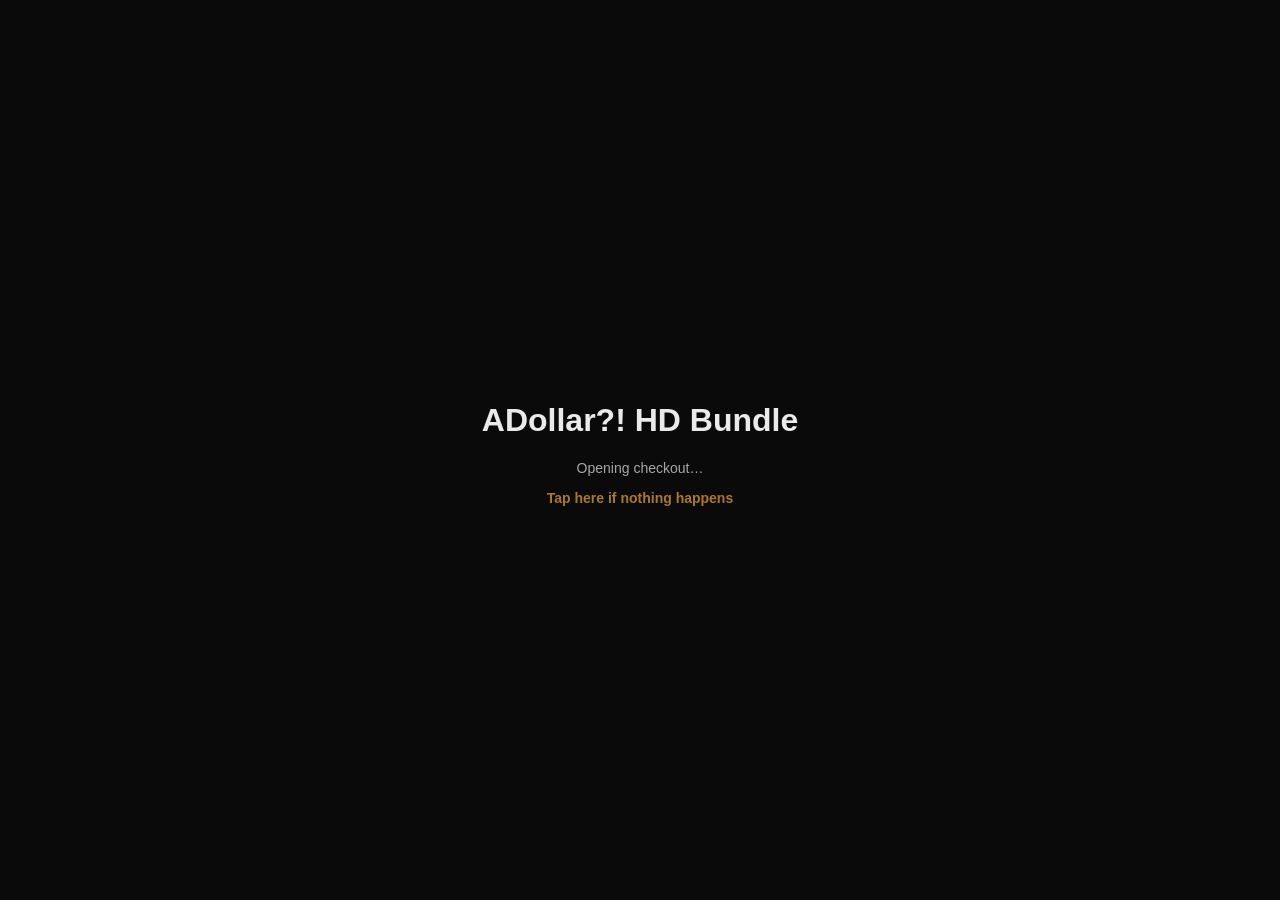
<file: adollar-hd/index.html>
<!DOCTYPE html>
<html lang="de">
<head>
  <meta charset="UTF-8" />
  <meta name="viewport" content="width=device-width, initial-scale=1.0" />
  <title>D4RYL — ADollar?! HD Bundle</title>
  <meta name="description" content="ADollar?! HD Bundle — 24-bit WAV/FLAC + Cover + Liner Notes. 4 €." />

  <!-- No-JS fallback: 3 s meta refresh to Stripe -->
  <meta http-equiv="refresh" content="3; url=https://buy.stripe.com/fZuaEXgYg3dj6AB9121gs00" />
  <link rel="canonical" href="https://buy.stripe.com/fZuaEXgYg3dj6AB9121gs00" />

  <!-- Open Graph / preview when shared -->
  <meta property="og:type" content="product" />
  <meta property="og:title" content="ADollar?! HD Bundle — D4RYL" />
  <meta property="og:description" content="24-bit WAV/FLAC + Hi-Res Cover + Liner Notes. 4 € inkl. USt." />
  <meta property="og:image" content="https://kernelrec.com/d4ryl/assets/cover-adollar.jpg" />
  <meta property="og:url" content="https://kernelrec.com/adollar-hd" />
  <meta name="twitter:card" content="summary_large_image" />
  <meta name="twitter:title" content="ADollar?! HD Bundle — D4RYL" />
  <meta name="twitter:description" content="24-bit WAV/FLAC + Hi-Res Cover + Liner Notes. 4 € inkl. USt." />
  <meta name="twitter:image" content="https://kernelrec.com/d4ryl/assets/cover-adollar.jpg" />

  <style>
    html, body { margin: 0; padding: 0; background: #0a0a0a; color: #eaeaea;
      font-family: -apple-system, BlinkMacSystemFont, "Segoe UI", sans-serif;
      min-height: 100vh; display: grid; place-items: center; text-align: center; }
    a { color: #f0a830; text-decoration: none; font-weight: 600; }
    p { opacity: 0.7; font-size: 14px; margin-top: 12px; }
  </style>
</head>
<body>
  <main>
    <h1>ADollar?! HD Bundle</h1>
    <p>Opening checkout…</p>
    <p><a href="https://buy.stripe.com/fZuaEXgYg3dj6AB9121gs00">Tap here if nothing happens</a></p>
  </main>
  <script>
    (function () {
      var checkoutUrl = 'https://buy.stripe.com/fZuaEXgYg3dj6AB9121gs00';
      // Kein App-Deep-Link — Stripe Checkout ist Web-only, egal ob Mobile oder Desktop.
      // 1.2 s Delay damit OG-Preview-Scraper (WhatsApp/iMessage/Discord) noch scannen können.
      setTimeout(function () {
        window.location.replace(checkoutUrl);
      }, 1200);
    })();
  </script>
</body>
</html>
</file>
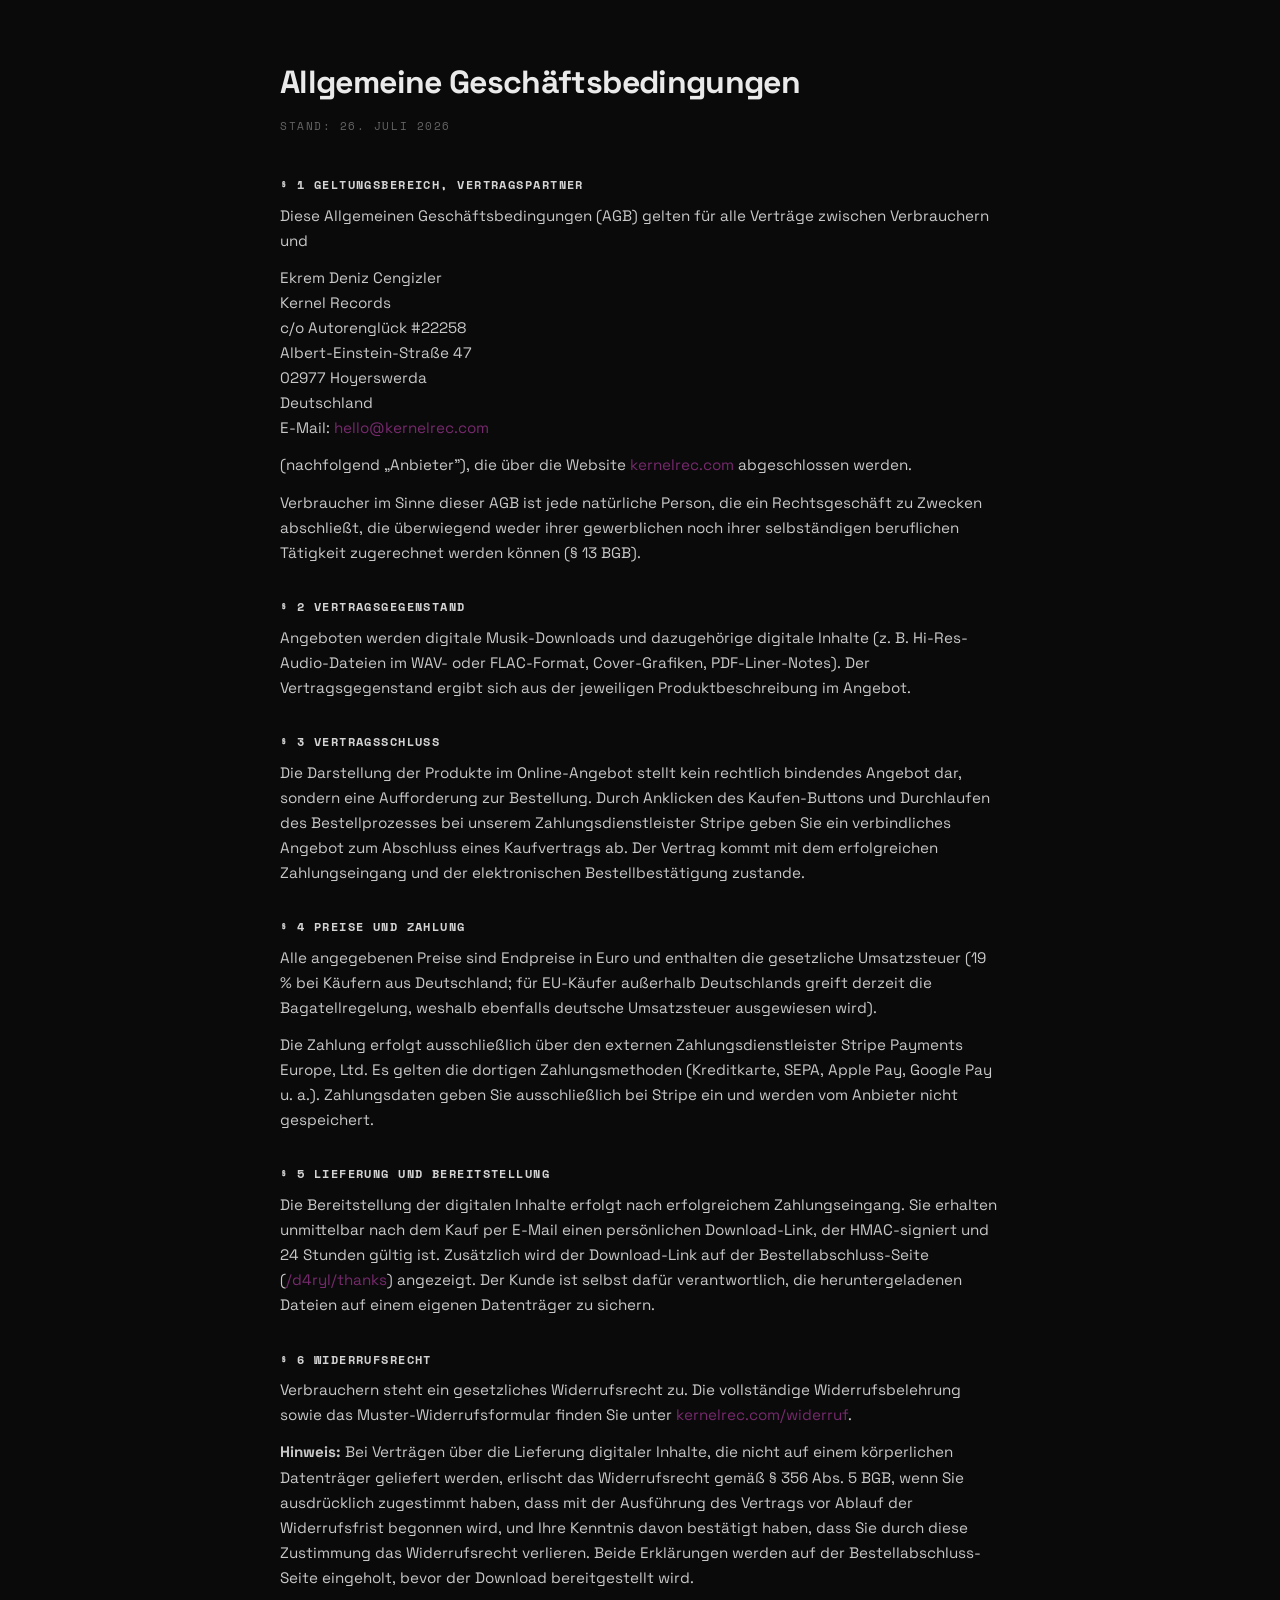
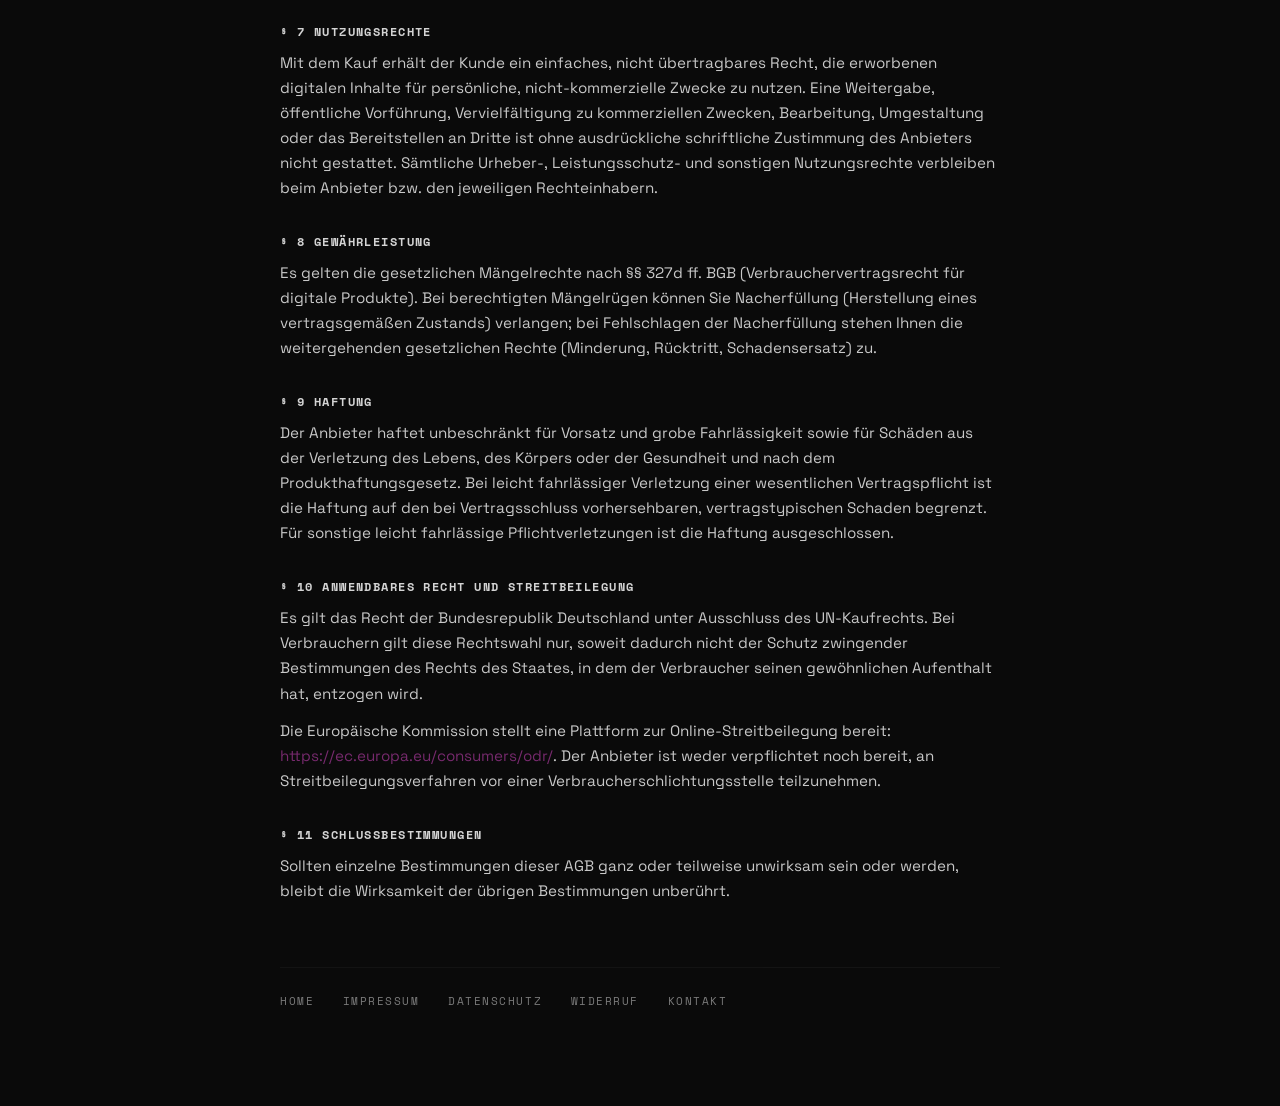
<file: agb/index.html>
<!DOCTYPE html>
<html lang="de">
<head>
  <meta charset="UTF-8" />
  <meta name="viewport" content="width=device-width, initial-scale=1.0" />
  <title>AGB — Kernel Records</title>
  <meta name="description" content="Allgemeine Geschäftsbedingungen für digitale Downloads." />
  <link rel="preconnect" href="https://fonts.googleapis.com" />
  <link rel="preconnect" href="https://fonts.gstatic.com" crossorigin />
  <link href="https://fonts.googleapis.com/css2?family=Space+Grotesk:wght@400;500;700&family=Space+Mono:wght@400;700&display=swap" rel="stylesheet" />
  <style>
    html, body { margin: 0; padding: 0; background: #0a0a0a; color: #eaeaea;
      font-family: 'Space Grotesk', -apple-system, BlinkMacSystemFont, sans-serif;
      line-height: 1.65; }
    main { max-width: 720px; margin: 0 auto; padding: 56px 24px 96px; }
    h1 { font-size: 2rem; letter-spacing: -0.02em; margin: 0 0 8px; }
    .updated { font-family: 'Space Mono', monospace; font-size: 11px;
      letter-spacing: 0.14em; text-transform: uppercase; opacity: 0.4;
      margin-bottom: 40px; display: block; }
    h2 { font-size: 12px; margin: 32px 0 8px; font-weight: 700; opacity: 0.9;
      font-family: 'Space Mono', monospace; text-transform: uppercase;
      letter-spacing: 0.12em; }
    p { margin: 0 0 12px; opacity: 0.85; font-size: 0.95rem; }
    ul { padding-left: 20px; opacity: 0.85; font-size: 0.95rem; }
    li { margin-bottom: 4px; }
    a { color: #8a307f; text-decoration: none; }
    a:hover { text-decoration: underline; }
    footer { margin-top: 64px; padding-top: 24px;
      border-top: 1px solid rgba(255,255,255,0.08);
      font-family: 'Space Mono', monospace; font-size: 11px;
      letter-spacing: 0.14em; text-transform: uppercase; opacity: 0.5; }
    footer a { color: #eaeaea; margin-right: 20px; }
  </style>
</head>
<body>
<main>
  <h1>Allgemeine Geschäftsbedingungen</h1>
  <span class="updated">Stand: 26. Juli 2026</span>

  <h2>§ 1 Geltungsbereich, Vertragspartner</h2>
  <p>
    Diese Allgemeinen Geschäftsbedingungen (AGB) gelten für alle Verträge
    zwischen Verbrauchern und
  </p>
  <p>
    Ekrem Deniz Cengizler<br>
    Kernel Records<br>
    c/o Autorenglück #22258<br>
    Albert-Einstein-Straße 47<br>
    02977 Hoyerswerda<br>
    Deutschland<br>
    E-Mail: <a href="mailto:hello@kernelrec.com">hello@kernelrec.com</a>
  </p>
  <p>
    (nachfolgend „Anbieter"), die über die Website <a href="https://kernelrec.com">kernelrec.com</a>
    abgeschlossen werden.
  </p>
  <p>
    Verbraucher im Sinne dieser AGB ist jede natürliche Person, die ein
    Rechtsgeschäft zu Zwecken abschließt, die überwiegend weder ihrer
    gewerblichen noch ihrer selbständigen beruflichen Tätigkeit zugerechnet
    werden können (§&nbsp;13 BGB).
  </p>

  <h2>§ 2 Vertragsgegenstand</h2>
  <p>
    Angeboten werden digitale Musik-Downloads und dazugehörige digitale Inhalte
    (z.&nbsp;B. Hi-Res-Audio-Dateien im WAV- oder FLAC-Format, Cover-Grafiken,
    PDF-Liner-Notes). Der Vertragsgegenstand ergibt sich aus der jeweiligen
    Produktbeschreibung im Angebot.
  </p>

  <h2>§ 3 Vertragsschluss</h2>
  <p>
    Die Darstellung der Produkte im Online-Angebot stellt kein rechtlich
    bindendes Angebot dar, sondern eine Aufforderung zur Bestellung.
    Durch Anklicken des Kaufen-Buttons und Durchlaufen des Bestellprozesses
    bei unserem Zahlungs­dienst­leister Stripe geben Sie ein verbindliches
    Angebot zum Abschluss eines Kaufvertrags ab. Der Vertrag kommt mit dem
    erfolgreichen Zahlungseingang und der elektronischen Bestellbestätigung
    zustande.
  </p>

  <h2>§ 4 Preise und Zahlung</h2>
  <p>
    Alle angegebenen Preise sind Endpreise in Euro und enthalten die
    gesetzliche Umsatzsteuer (19 % bei Käufern aus Deutschland; für EU-Käufer
    außerhalb Deutschlands greift derzeit die Bagatellregelung, weshalb ebenfalls
    deutsche Umsatzsteuer ausgewiesen wird).
  </p>
  <p>
    Die Zahlung erfolgt ausschließlich über den externen Zahlungs­dienst­leister
    Stripe Payments Europe, Ltd. Es gelten die dortigen Zahlungsmethoden
    (Kreditkarte, SEPA, Apple Pay, Google Pay u.&nbsp;a.). Zahlungsdaten geben
    Sie ausschließlich bei Stripe ein und werden vom Anbieter nicht gespeichert.
  </p>

  <h2>§ 5 Lieferung und Bereitstellung</h2>
  <p>
    Die Bereitstellung der digitalen Inhalte erfolgt nach erfolgreichem
    Zahlungseingang. Sie erhalten unmittelbar nach dem Kauf per E-Mail einen
    persönlichen Download-Link, der HMAC-signiert und 24 Stunden gültig ist.
    Zusätzlich wird der Download-Link auf der Bestellabschluss-Seite
    (<a href="/d4ryl/thanks">/d4ryl/thanks</a>) angezeigt. Der Kunde ist selbst
    dafür verantwortlich, die heruntergeladenen Dateien auf einem eigenen
    Datenträger zu sichern.
  </p>

  <h2>§ 6 Widerrufsrecht</h2>
  <p>
    Verbrauchern steht ein gesetzliches Widerrufsrecht zu. Die vollständige
    Widerrufsbelehrung sowie das Muster-Widerrufsformular finden Sie unter
    <a href="/widerruf">kernelrec.com/widerruf</a>.
  </p>
  <p>
    <strong>Hinweis:</strong> Bei Verträgen über die Lieferung digitaler
    Inhalte, die nicht auf einem körperlichen Datenträger geliefert werden,
    erlischt das Widerrufsrecht gemäß §&nbsp;356 Abs.&nbsp;5 BGB, wenn Sie
    ausdrücklich zugestimmt haben, dass mit der Ausführung des Vertrags vor
    Ablauf der Widerrufsfrist begonnen wird, und Ihre Kenntnis davon bestätigt
    haben, dass Sie durch diese Zustimmung das Widerrufsrecht verlieren.
    Beide Erklärungen werden auf der Bestellabschluss-Seite eingeholt, bevor
    der Download bereitgestellt wird.
  </p>

  <h2>§ 7 Nutzungsrechte</h2>
  <p>
    Mit dem Kauf erhält der Kunde ein einfaches, nicht übertragbares Recht,
    die erworbenen digitalen Inhalte für persönliche, nicht-kommerzielle
    Zwecke zu nutzen. Eine Weitergabe, öffentliche Vorführung, Vervielfältigung
    zu kommerziellen Zwecken, Bearbeitung, Umgestaltung oder das Bereitstellen
    an Dritte ist ohne ausdrückliche schriftliche Zustimmung des Anbieters
    nicht gestattet. Sämtliche Urheber-, Leistungsschutz- und sonstigen
    Nutzungsrechte verbleiben beim Anbieter bzw. den jeweiligen Rechteinhabern.
  </p>

  <h2>§ 8 Gewährleistung</h2>
  <p>
    Es gelten die gesetzlichen Mängelrechte nach §§&nbsp;327d ff. BGB
    (Verbrauchervertragsrecht für digitale Produkte). Bei berechtigten
    Mängelrügen können Sie Nacherfüllung (Herstellung eines vertragsgemäßen
    Zustands) verlangen; bei Fehlschlagen der Nacherfüllung stehen Ihnen die
    weitergehenden gesetzlichen Rechte (Minderung, Rücktritt, Schadensersatz)
    zu.
  </p>

  <h2>§ 9 Haftung</h2>
  <p>
    Der Anbieter haftet unbeschränkt für Vorsatz und grobe Fahrlässigkeit sowie
    für Schäden aus der Verletzung des Lebens, des Körpers oder der Gesundheit
    und nach dem Produkthaftungsgesetz. Bei leicht fahrlässiger Verletzung
    einer wesentlichen Vertragspflicht ist die Haftung auf den bei Vertrags­schluss
    vorhersehbaren, vertragstypischen Schaden begrenzt. Für sonstige leicht
    fahrlässige Pflicht­verletzungen ist die Haftung ausgeschlossen.
  </p>

  <h2>§ 10 Anwendbares Recht und Streitbeilegung</h2>
  <p>
    Es gilt das Recht der Bundesrepublik Deutschland unter Ausschluss des
    UN-Kaufrechts. Bei Verbrauchern gilt diese Rechtswahl nur, soweit dadurch
    nicht der Schutz zwingender Bestimmungen des Rechts des Staates, in dem
    der Verbraucher seinen gewöhnlichen Aufenthalt hat, entzogen wird.
  </p>
  <p>
    Die Europäische Kommission stellt eine Plattform zur Online-Streitbeilegung
    bereit:
    <a href="https://ec.europa.eu/consumers/odr/" target="_blank" rel="noopener">https://ec.europa.eu/consumers/odr/</a>.
    Der Anbieter ist weder verpflichtet noch bereit, an
    Streitbeilegungs­verfahren vor einer Verbraucher­schlichtungs­stelle
    teilzunehmen.
  </p>

  <h2>§ 11 Schlussbestimmungen</h2>
  <p>
    Sollten einzelne Bestimmungen dieser AGB ganz oder teilweise unwirksam
    sein oder werden, bleibt die Wirksamkeit der übrigen Bestimmungen unberührt.
  </p>

  <footer>
    <a href="/">Home</a>
    <a href="/impressum">Impressum</a>
    <a href="/datenschutz">Datenschutz</a>
    <a href="/widerruf">Widerruf</a>
    <a href="/kontakt">Kontakt</a>
  </footer>
</main>
</body>
</html>
</file>
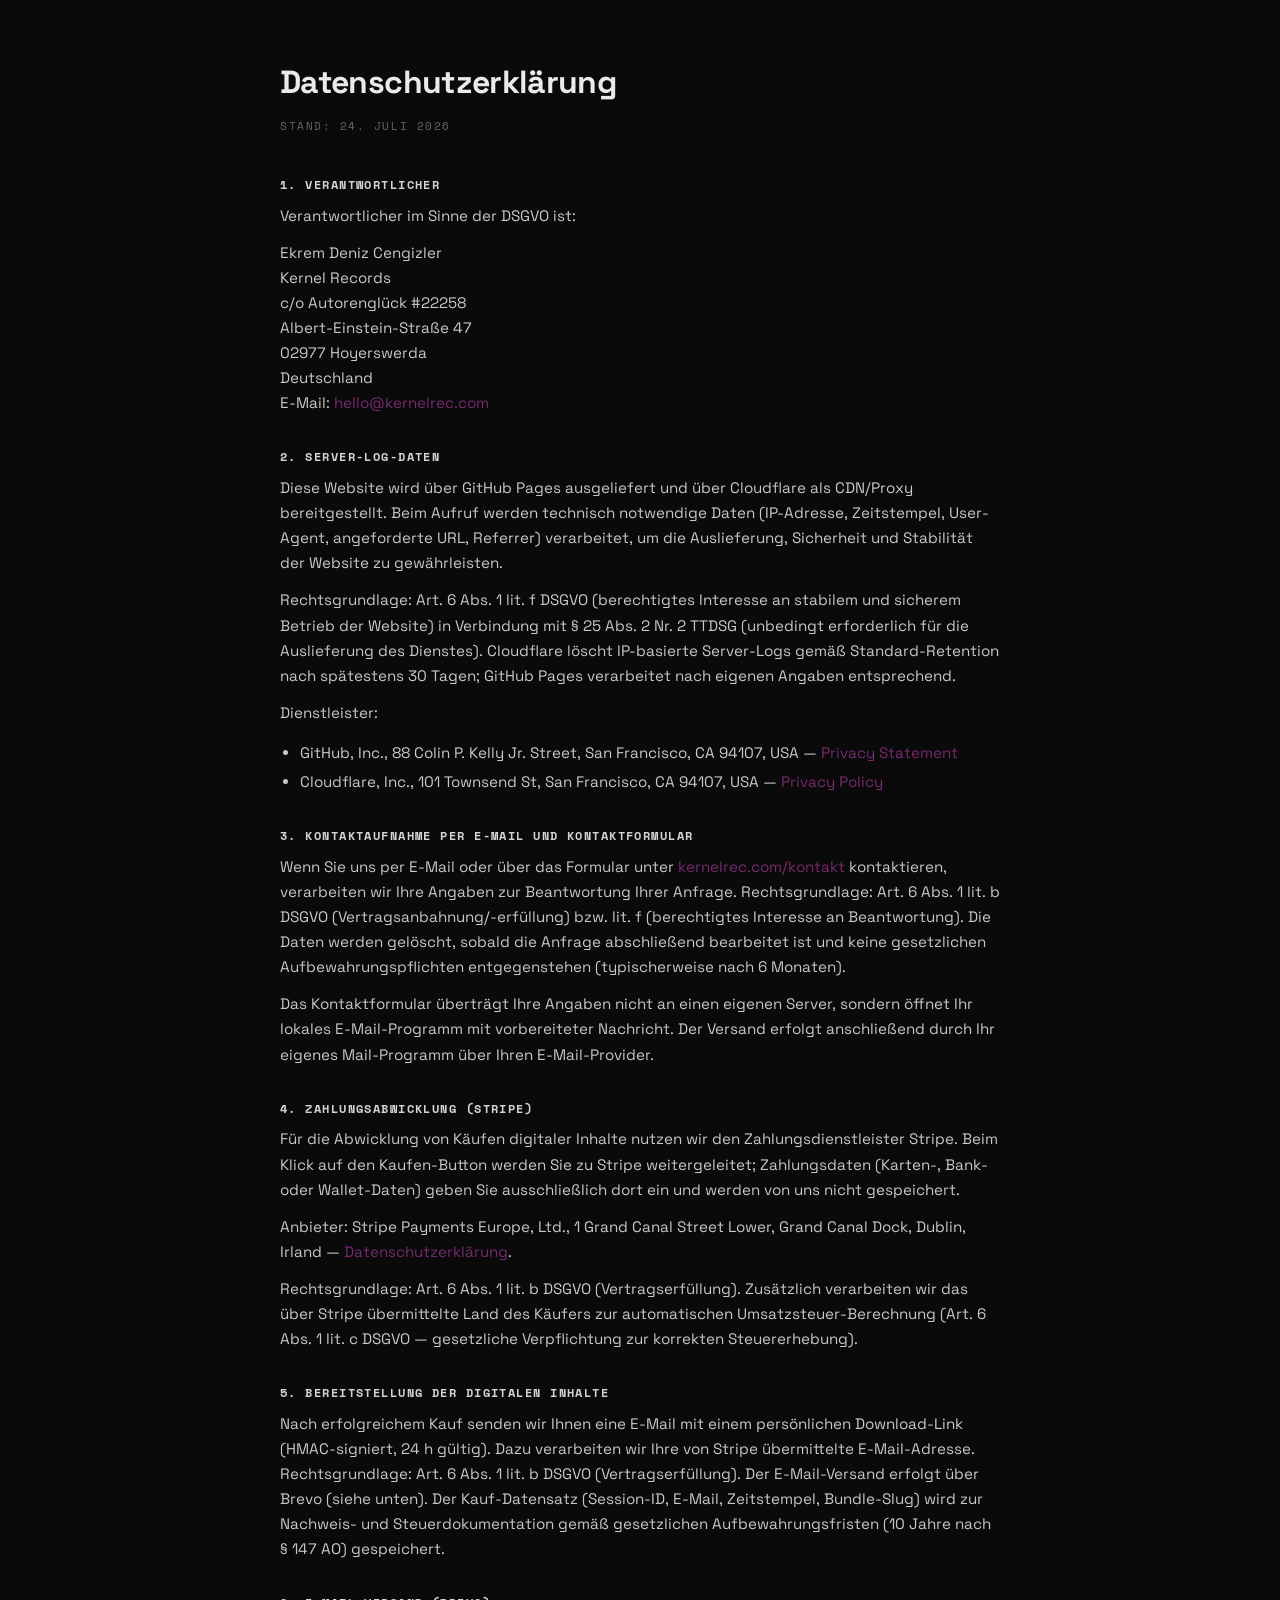
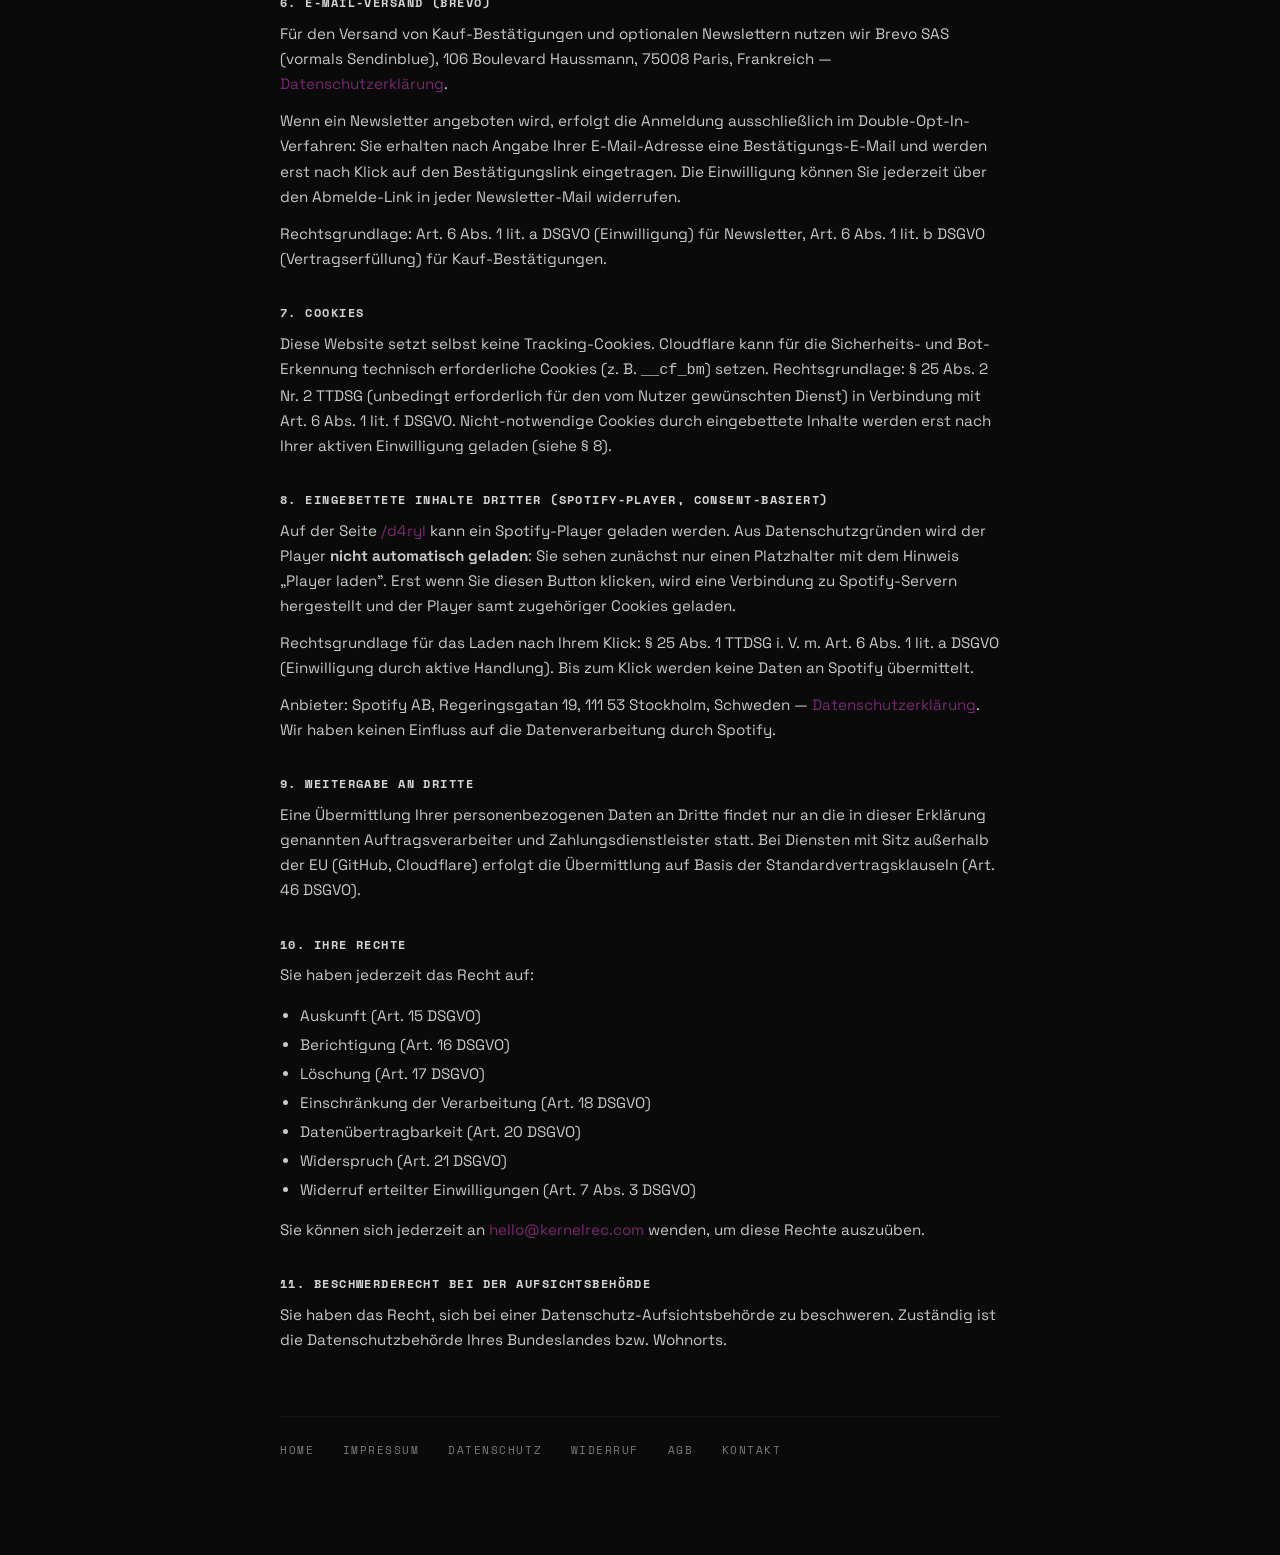
<file: datenschutz/index.html>
<!DOCTYPE html>
<html lang="de">
<head>
  <meta charset="UTF-8" />
  <meta name="viewport" content="width=device-width, initial-scale=1.0" />
  <title>Datenschutzerklärung — Kernel Records</title>
  <meta name="description" content="Datenschutzerklärung gemäß Art. 13 DSGVO." />
  <link rel="preconnect" href="https://fonts.googleapis.com" />
  <link rel="preconnect" href="https://fonts.gstatic.com" crossorigin />
  <link href="https://fonts.googleapis.com/css2?family=Space+Grotesk:wght@400;500;700&family=Space+Mono:wght@400;700&display=swap" rel="stylesheet" />
  <style>
    html, body { margin: 0; padding: 0; background: #0a0a0a; color: #eaeaea;
      font-family: 'Space Grotesk', -apple-system, BlinkMacSystemFont, sans-serif;
      line-height: 1.65; }
    main { max-width: 720px; margin: 0 auto; padding: 56px 24px 96px; }
    h1 { font-size: 2rem; letter-spacing: -0.02em; margin: 0 0 8px; }
    .updated { font-family: 'Space Mono', monospace; font-size: 11px;
      letter-spacing: 0.14em; text-transform: uppercase; opacity: 0.4;
      margin-bottom: 40px; display: block; }
    h2 { font-size: 12px; margin: 32px 0 8px; font-weight: 700; opacity: 0.9;
      font-family: 'Space Mono', monospace; text-transform: uppercase;
      letter-spacing: 0.12em; }
    h3 { font-size: 0.95rem; margin: 20px 0 4px; opacity: 0.95; font-weight: 600; }
    p { margin: 0 0 12px; opacity: 0.85; font-size: 0.95rem; }
    ul { padding-left: 20px; opacity: 0.85; font-size: 0.95rem; }
    li { margin-bottom: 4px; }
    a { color: #8a307f; text-decoration: none; }
    a:hover { text-decoration: underline; }
    footer { margin-top: 64px; padding-top: 24px;
      border-top: 1px solid rgba(255,255,255,0.08);
      font-family: 'Space Mono', monospace; font-size: 11px;
      letter-spacing: 0.14em; text-transform: uppercase; opacity: 0.5; }
    footer a { color: #eaeaea; margin-right: 20px; }
  </style>
</head>
<body>
<main>
  <h1>Datenschutzerklärung</h1>
  <span class="updated">Stand: 24. Juli 2026</span>

  <h2>1. Verantwortlicher</h2>
  <p>
    Verantwortlicher im Sinne der DSGVO ist:
  </p>
  <p>
    Ekrem Deniz Cengizler<br>
    Kernel Records<br>
    c/o Autorenglück #22258<br>
    Albert-Einstein-Straße 47<br>
    02977 Hoyerswerda<br>
    Deutschland<br>
    E-Mail: <a href="mailto:hello@kernelrec.com">hello@kernelrec.com</a>
  </p>

  <h2>2. Server-Log-Daten</h2>
  <p>
    Diese Website wird über GitHub Pages ausgeliefert und über Cloudflare als
    CDN/Proxy bereitgestellt. Beim Aufruf werden technisch notwendige Daten
    (IP-Adresse, Zeitstempel, User-Agent, angeforderte URL, Referrer) verarbeitet,
    um die Auslieferung, Sicherheit und Stabilität der Website zu gewährleisten.
  </p>
  <p>
    Rechtsgrundlage: Art. 6 Abs. 1 lit. f DSGVO (berechtigtes Interesse an
    stabilem und sicherem Betrieb der Website) in Verbindung mit § 25 Abs. 2
    Nr. 2 TTDSG (unbedingt erforderlich für die Auslieferung des Dienstes).
    Cloudflare löscht IP-basierte Server-Logs gemäß Standard-Retention nach
    spätestens 30 Tagen; GitHub Pages verarbeitet nach eigenen Angaben
    entsprechend.
  </p>
  <p>
    Dienstleister:
  </p>
  <ul>
    <li>GitHub, Inc., 88 Colin P. Kelly Jr. Street, San Francisco, CA 94107, USA
      — <a href="https://docs.github.com/en/site-policy/privacy-policies/github-general-privacy-statement" target="_blank" rel="noopener">Privacy Statement</a></li>
    <li>Cloudflare, Inc., 101 Townsend St, San Francisco, CA 94107, USA
      — <a href="https://www.cloudflare.com/privacypolicy/" target="_blank" rel="noopener">Privacy Policy</a></li>
  </ul>

  <h2>3. Kontaktaufnahme per E-Mail und Kontaktformular</h2>
  <p>
    Wenn Sie uns per E-Mail oder über das Formular unter
    <a href="/kontakt">kernelrec.com/kontakt</a> kontaktieren, verarbeiten wir
    Ihre Angaben zur Beantwortung Ihrer Anfrage. Rechtsgrundlage: Art. 6 Abs. 1
    lit. b DSGVO (Vertragsanbahnung/-erfüllung) bzw. lit. f (berechtigtes
    Interesse an Beantwortung). Die Daten werden gelöscht, sobald die Anfrage
    abschließend bearbeitet ist und keine gesetzlichen Aufbewahrungspflichten
    entgegenstehen (typischerweise nach 6&nbsp;Monaten).
  </p>
  <p>
    Das Kontaktformular überträgt Ihre Angaben nicht an einen eigenen Server,
    sondern öffnet Ihr lokales E-Mail-Programm mit vorbereiteter Nachricht.
    Der Versand erfolgt anschließend durch Ihr eigenes Mail-Programm über
    Ihren E-Mail-Provider.
  </p>

  <h2>4. Zahlungsabwicklung (Stripe)</h2>
  <p>
    Für die Abwicklung von Käufen digitaler Inhalte nutzen wir den Zahlungs­dienst­leister
    Stripe. Beim Klick auf den Kaufen-Button werden Sie zu Stripe weitergeleitet;
    Zahlungsdaten (Karten-, Bank- oder Wallet-Daten) geben Sie ausschließlich
    dort ein und werden von uns nicht gespeichert.
  </p>
  <p>
    Anbieter: Stripe Payments Europe, Ltd., 1 Grand Canal Street Lower,
    Grand Canal Dock, Dublin, Irland —
    <a href="https://stripe.com/de/privacy" target="_blank" rel="noopener">Datenschutzerklärung</a>.
  </p>
  <p>
    Rechtsgrundlage: Art. 6 Abs. 1 lit. b DSGVO (Vertragserfüllung).
    Zusätzlich verarbeiten wir das über Stripe übermittelte Land des Käufers
    zur automatischen Umsatzsteuer-Berechnung (Art. 6 Abs. 1 lit. c DSGVO —
    gesetzliche Verpflichtung zur korrekten Steuererhebung).
  </p>

  <h2>5. Bereitstellung der digitalen Inhalte</h2>
  <p>
    Nach erfolgreichem Kauf senden wir Ihnen eine E-Mail mit einem persönlichen
    Download-Link (HMAC-signiert, 24 h gültig). Dazu verarbeiten wir Ihre von
    Stripe übermittelte E-Mail-Adresse. Rechtsgrundlage: Art. 6 Abs. 1 lit. b
    DSGVO (Vertragserfüllung). Der E-Mail-Versand erfolgt über Brevo (siehe
    unten). Der Kauf-Datensatz (Session-ID, E-Mail, Zeitstempel, Bundle-Slug)
    wird zur Nachweis- und Steuerdokumentation gemäß gesetzlichen Aufbewahrungs­fristen
    (10&nbsp;Jahre nach § 147 AO) gespeichert.
  </p>

  <h2>6. E-Mail-Versand (Brevo)</h2>
  <p>
    Für den Versand von Kauf-Bestätigungen und optionalen Newslettern nutzen wir
    Brevo SAS (vormals Sendinblue), 106 Boulevard Haussmann, 75008 Paris,
    Frankreich —
    <a href="https://www.brevo.com/de/legal/privacypolicy/" target="_blank" rel="noopener">Datenschutzerklärung</a>.
  </p>
  <p>
    Wenn ein Newsletter angeboten wird, erfolgt die Anmeldung ausschließlich im
    Double-Opt-In-Verfahren: Sie erhalten nach Angabe Ihrer E-Mail-Adresse eine
    Bestätigungs-E-Mail und werden erst nach Klick auf den Bestätigungslink
    eingetragen. Die Einwilligung können Sie jederzeit über den Abmelde-Link
    in jeder Newsletter-Mail widerrufen.
  </p>
  <p>
    Rechtsgrundlage: Art. 6 Abs. 1 lit. a DSGVO (Einwilligung) für Newsletter,
    Art. 6 Abs. 1 lit. b DSGVO (Vertragserfüllung) für Kauf-Bestätigungen.
  </p>

  <h2>7. Cookies</h2>
  <p>
    Diese Website setzt selbst keine Tracking-Cookies. Cloudflare kann für die
    Sicherheits- und Bot-Erkennung technisch erforderliche Cookies (z.&nbsp;B.
    <code>__cf_bm</code>) setzen. Rechtsgrundlage: § 25 Abs. 2 Nr. 2 TTDSG
    (unbedingt erforderlich für den vom Nutzer gewünschten Dienst) in Verbindung
    mit Art. 6 Abs. 1 lit. f DSGVO. Nicht-notwendige Cookies durch eingebettete
    Inhalte werden erst nach Ihrer aktiven Einwilligung geladen (siehe § 8).
  </p>

  <h2>8. Eingebettete Inhalte Dritter (Spotify-Player, Consent-basiert)</h2>
  <p>
    Auf der Seite <a href="/d4ryl">/d4ryl</a> kann ein Spotify-Player geladen
    werden. Aus Datenschutzgründen wird der Player <strong>nicht automatisch
    geladen</strong>: Sie sehen zunächst nur einen Platzhalter mit dem Hinweis
    „Player laden". Erst wenn Sie diesen Button klicken, wird eine Verbindung
    zu Spotify-Servern hergestellt und der Player samt zugehöriger Cookies
    geladen.
  </p>
  <p>
    Rechtsgrundlage für das Laden nach Ihrem Klick: § 25 Abs. 1 TTDSG i.&nbsp;V.&nbsp;m.
    Art. 6 Abs. 1 lit. a DSGVO (Einwilligung durch aktive Handlung). Bis zum
    Klick werden keine Daten an Spotify übermittelt.
  </p>
  <p>
    Anbieter: Spotify AB, Regeringsgatan 19, 111 53 Stockholm, Schweden —
    <a href="https://www.spotify.com/de/legal/privacy-policy/" target="_blank" rel="noopener">Datenschutzerklärung</a>.
    Wir haben keinen Einfluss auf die Datenverarbeitung durch Spotify.
  </p>

  <h2>9. Weitergabe an Dritte</h2>
  <p>
    Eine Übermittlung Ihrer personenbezogenen Daten an Dritte findet nur an die
    in dieser Erklärung genannten Auftragsverarbeiter und Zahlungsdienstleister
    statt. Bei Diensten mit Sitz außerhalb der EU (GitHub, Cloudflare) erfolgt
    die Übermittlung auf Basis der Standardvertragsklauseln (Art. 46 DSGVO).
  </p>

  <h2>10. Ihre Rechte</h2>
  <p>
    Sie haben jederzeit das Recht auf:
  </p>
  <ul>
    <li>Auskunft (Art. 15 DSGVO)</li>
    <li>Berichtigung (Art. 16 DSGVO)</li>
    <li>Löschung (Art. 17 DSGVO)</li>
    <li>Einschränkung der Verarbeitung (Art. 18 DSGVO)</li>
    <li>Datenübertragbarkeit (Art. 20 DSGVO)</li>
    <li>Widerspruch (Art. 21 DSGVO)</li>
    <li>Widerruf erteilter Einwilligungen (Art. 7 Abs. 3 DSGVO)</li>
  </ul>
  <p>
    Sie können sich jederzeit an <a href="mailto:hello@kernelrec.com">hello@kernelrec.com</a>
    wenden, um diese Rechte auszuüben.
  </p>

  <h2>11. Beschwerderecht bei der Aufsichtsbehörde</h2>
  <p>
    Sie haben das Recht, sich bei einer Datenschutz-Aufsichtsbehörde zu beschweren.
    Zuständig ist die Datenschutzbehörde Ihres Bundeslandes bzw. Wohnorts.
  </p>

  <footer>
    <a href="/">Home</a>
    <a href="/impressum">Impressum</a>
    <a href="/datenschutz">Datenschutz</a>
    <a href="/widerruf">Widerruf</a>
    <a href="/agb">AGB</a>
    <a href="/kontakt">Kontakt</a>
  </footer>
</main>
</body>
</html>
</file>
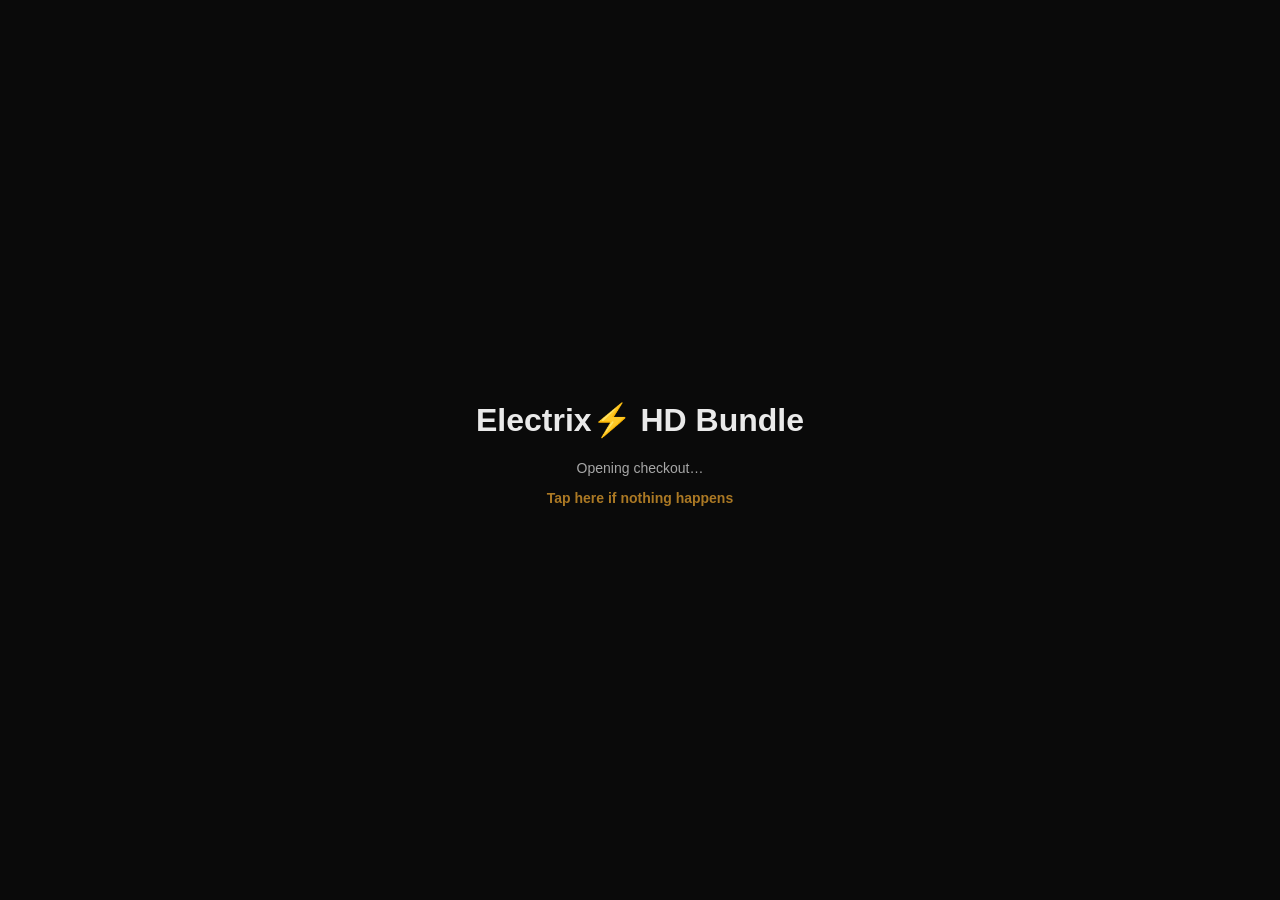
<file: electrix-hd/index.html>
<!DOCTYPE html>
<html lang="de">
<head>
  <meta charset="UTF-8" />
  <meta name="viewport" content="width=device-width, initial-scale=1.0" />
  <title>D4RYL — Electrix⚡️ HD Bundle</title>
  <meta name="description" content="Electrix⚡️ HD Bundle — 24-bit WAV/FLAC + Cover + Liner Notes. 4 €." />

  <!-- No-JS fallback: 3 s meta refresh to Stripe -->
  <meta http-equiv="refresh" content="3; url=https://buy.stripe.com/3cI14nbDW29f5wx6SU1gs02" />
  <link rel="canonical" href="https://buy.stripe.com/3cI14nbDW29f5wx6SU1gs02" />

  <!-- Open Graph / preview when shared -->
  <meta property="og:type" content="product" />
  <meta property="og:title" content="Electrix⚡️ HD Bundle — D4RYL" />
  <meta property="og:description" content="24-bit WAV/FLAC + Hi-Res Cover + Liner Notes. 4 € inkl. USt." />
  <meta property="og:image" content="https://kernelrec.com/d4ryl/assets/cover-electrix.jpg" />
  <meta property="og:url" content="https://kernelrec.com/electrix-hd" />
  <meta name="twitter:card" content="summary_large_image" />
  <meta name="twitter:title" content="Electrix⚡️ HD Bundle — D4RYL" />
  <meta name="twitter:description" content="24-bit WAV/FLAC + Hi-Res Cover + Liner Notes. 4 € inkl. USt." />
  <meta name="twitter:image" content="https://kernelrec.com/d4ryl/assets/cover-electrix.jpg" />

  <style>
    html, body { margin: 0; padding: 0; background: #0a0a0a; color: #eaeaea;
      font-family: -apple-system, BlinkMacSystemFont, "Segoe UI", sans-serif;
      min-height: 100vh; display: grid; place-items: center; text-align: center; }
    a { color: #f0a830; text-decoration: none; font-weight: 600; }
    p { opacity: 0.7; font-size: 14px; margin-top: 12px; }
  </style>
</head>
<body>
  <main>
    <h1>Electrix⚡️ HD Bundle</h1>
    <p>Opening checkout…</p>
    <p><a href="https://buy.stripe.com/3cI14nbDW29f5wx6SU1gs02">Tap here if nothing happens</a></p>
  </main>
  <script>
    (function () {
      var checkoutUrl = 'https://buy.stripe.com/3cI14nbDW29f5wx6SU1gs02';
      // Kein App-Deep-Link — Stripe Checkout ist Web-only, egal ob Mobile oder Desktop.
      // 1.2 s Delay damit OG-Preview-Scraper (WhatsApp/iMessage/Discord) noch scannen können.
      setTimeout(function () {
        window.location.replace(checkoutUrl);
      }, 1200);
    })();
  </script>
</body>
</html>
</file>
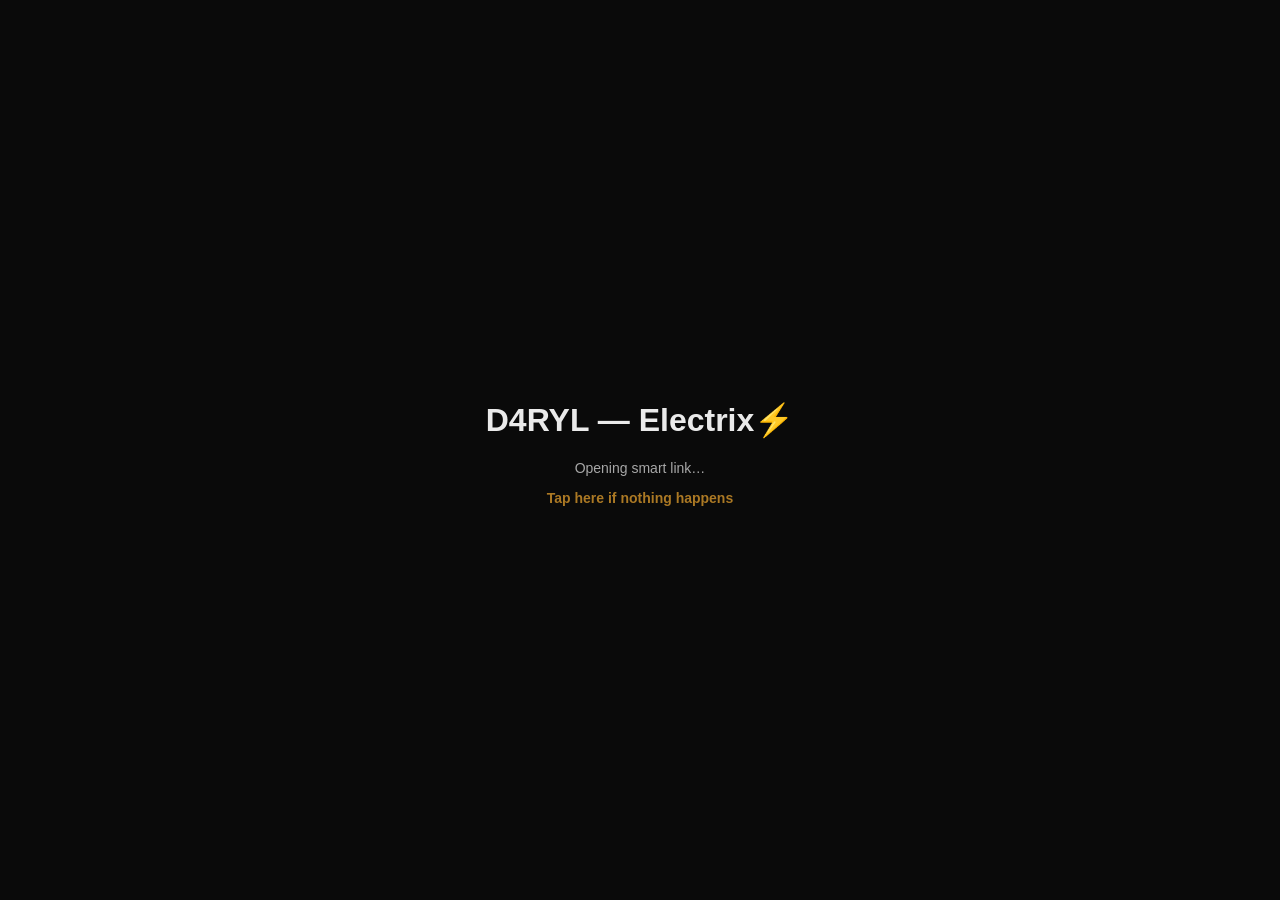
<file: electrix/index.html>
<!DOCTYPE html>
<html lang="en">
<head>
  <meta charset="UTF-8" />
  <meta name="viewport" content="width=device-width, initial-scale=1.0" />
  <title>D4RYL — Electrix⚡️</title>
  <meta name="description" content="D4RYL — Electrix⚡️ — Listen on all platforms." />

  <!-- No-JS fallback: 3 s meta refresh to the TuneCore SmartLink -->
  <meta http-equiv="refresh" content="3; url=https://social.tunecore.com/linkShare?linkid=ZdP2tnXfyVC8Jw1M-Q3M-w" />
  <link rel="canonical" href="https://social.tunecore.com/linkShare?linkid=ZdP2tnXfyVC8Jw1M-Q3M-w" />

  <!-- Open Graph / preview when shared -->
  <meta property="og:type" content="music.song" />
  <meta property="og:title" content="D4RYL — Electrix⚡️" />
  <meta property="og:description" content="Out now on all platforms." />
  <meta property="og:image" content="https://kernelrec.com/d4ryl/assets/cover-electrix.jpg" />
  <meta property="og:url" content="https://kernelrec.com/electrix" />
  <meta name="twitter:card" content="summary_large_image" />
  <meta name="twitter:title" content="D4RYL — Electrix⚡️" />
  <meta name="twitter:description" content="Out now on all platforms." />
  <meta name="twitter:image" content="https://kernelrec.com/d4ryl/assets/cover-electrix.jpg" />

  <style>
    html, body { margin: 0; padding: 0; background: #0a0a0a; color: #eaeaea;
      font-family: -apple-system, BlinkMacSystemFont, "Segoe UI", sans-serif;
      min-height: 100vh; display: grid; place-items: center; text-align: center; }
    a { color: #f0a830; text-decoration: none; font-weight: 600; }
    p { opacity: 0.7; font-size: 14px; margin-top: 12px; }
  </style>
</head>
<body>
  <main>
    <h1>D4RYL — Electrix⚡️</h1>
    <p>Opening smart link…</p>
    <p><a href="https://social.tunecore.com/linkShare?linkid=ZdP2tnXfyVC8Jw1M-Q3M-w">Tap here if nothing happens</a></p>
  </main>
  <script>
    (function () {
      // TuneCore SmartLink is web-only (hub page). No app deep-link possible.
      // 1.2 s delay so OG scrapers (WhatsApp / iMessage / Discord) can grab preview.
      setTimeout(function () {
        window.location.replace('https://social.tunecore.com/linkShare?linkid=ZdP2tnXfyVC8Jw1M-Q3M-w');
      }, 1200);
    })();
  </script>
</body>
</html>
</file>
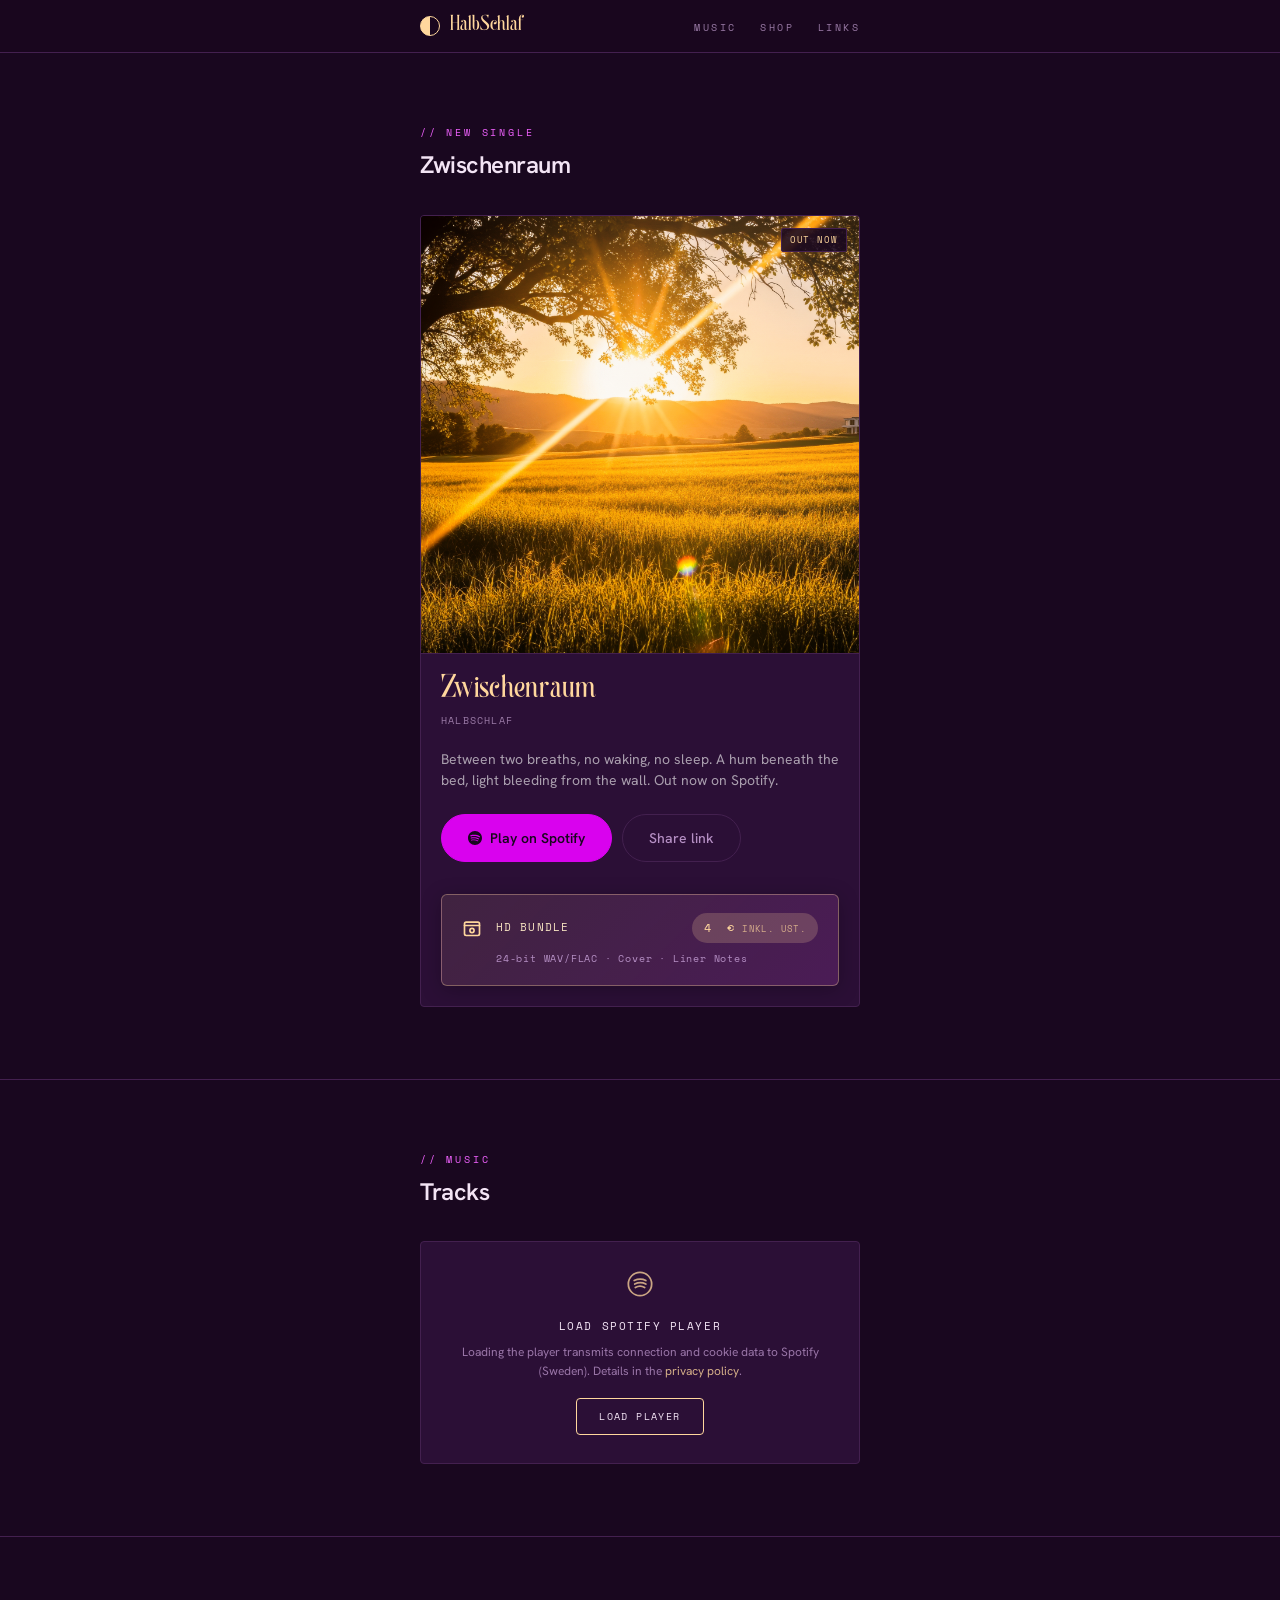
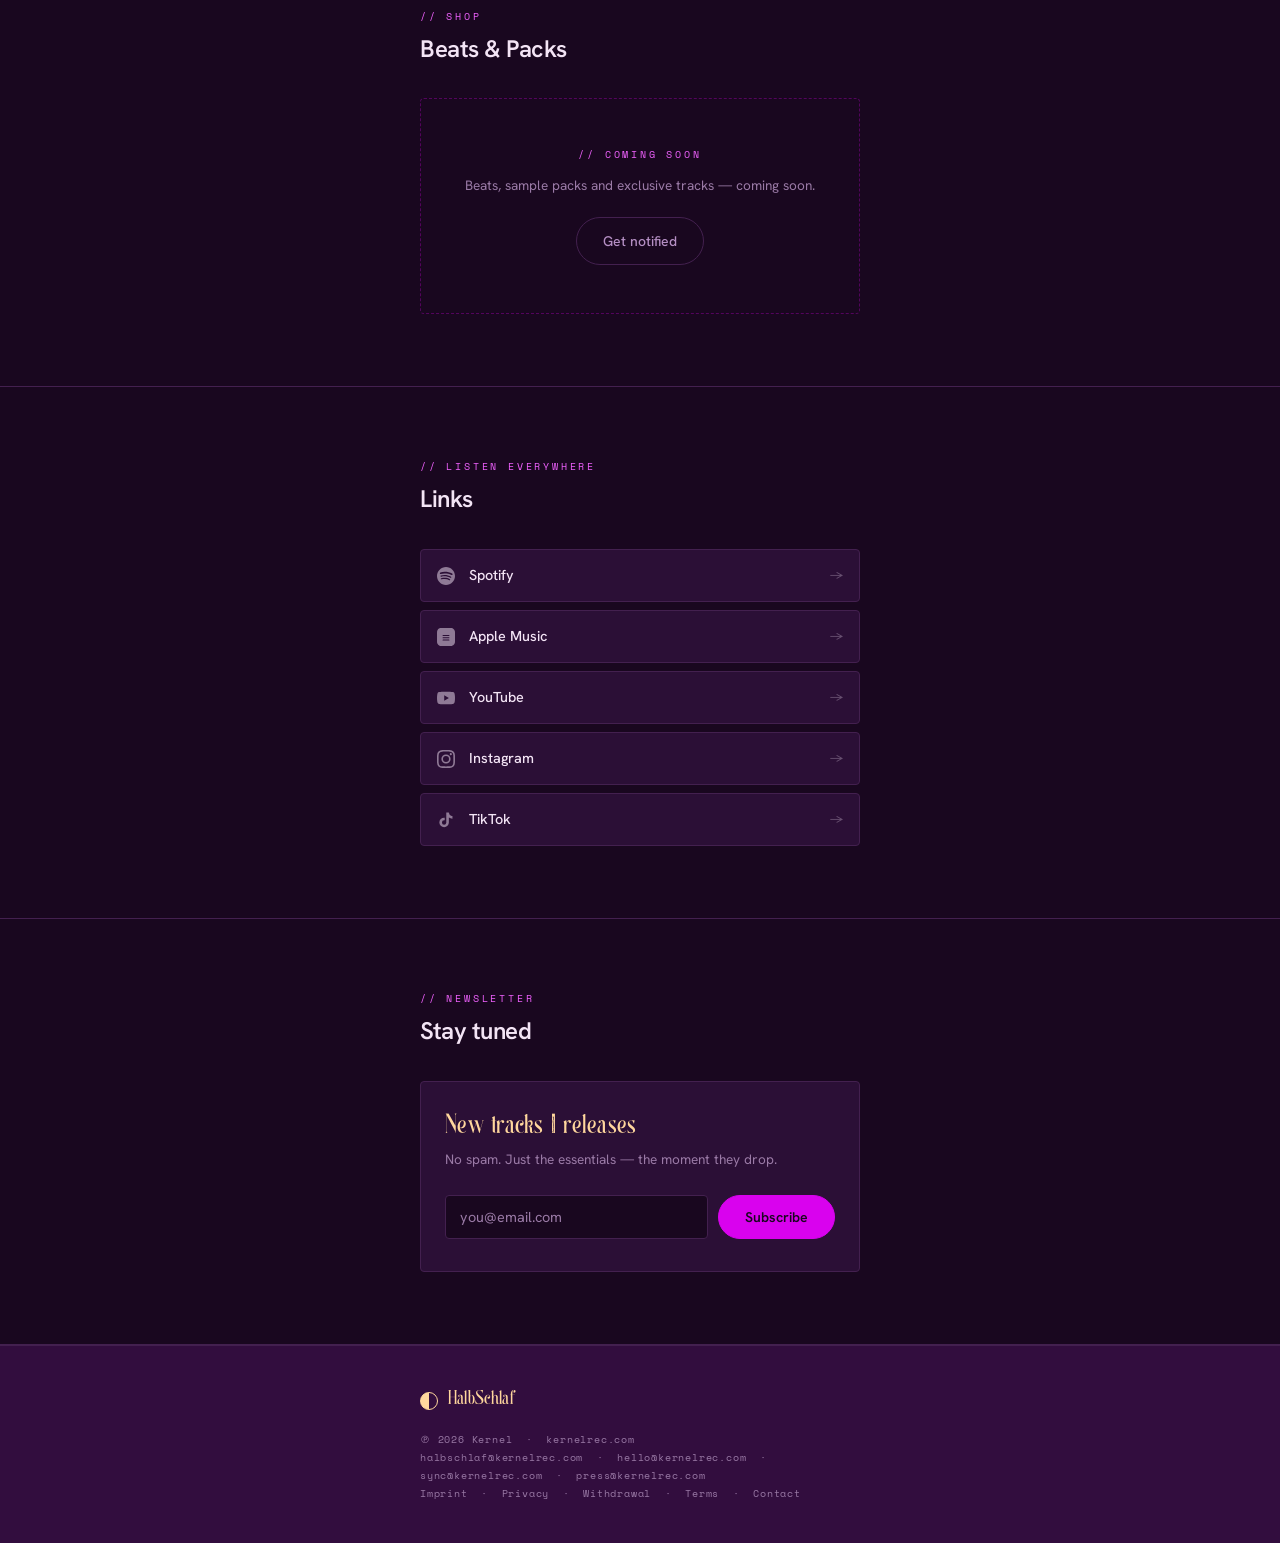
<file: halbschlaf/index.html>
<!DOCTYPE html>
<html lang="en">
<head>
  <meta charset="UTF-8" />
  <meta name="viewport" content="width=device-width, initial-scale=1.0" />
  <title>HalbSchlaf — Lo-Fi Hip-Hop · Hamburg</title>
  <meta name="description" content="HalbSchlaf — Dreamy beats for the moment between awake and gone. Lo-Fi Hip-Hop from Hamburg." />

  <link rel="preconnect" href="https://fonts.googleapis.com" />
  <link rel="preconnect" href="https://fonts.gstatic.com" crossorigin />
  <link href="https://fonts.googleapis.com/css2?family=Hanken+Grotesk:wght@400;500;600&family=Spectral:ital,wght@1,300&family=Space+Mono:wght@400&display=swap" rel="stylesheet" />

  <link rel="stylesheet" href="style.css?v=4" />

  <script>
    const LINKS = {
      spotify:      'https://open.spotify.com/track/5OIFp12afe9EuVUh7iqF8P',
      spotifyTrack: 'https://open.spotify.com/track/5OIFp12afe9EuVUh7iqF8P',
      appleMusic:   'https://music.apple.com/de/album/zwischenraum-single/6789865931',
      youtube:      'https://www.youtube.com/watch?v=RVM3xiZbZdo',
      instagram:    'https://instagram.com/_halbschlaf',
      tiktok:       'https://www.tiktok.com/@halbschlaf2',
      /* HD Bundle — Stripe Live Payment Link
         Product: prod_V9OVnyKVJ2bZ5X · Price: price_1U95i5I4DR3pGNzRwHt6G29V (4 EUR)
         Live-Setup 2026-08-27. */
      hdBundle:     'https://buy.stripe.com/14A6oH8rKdRX3op9121gs01',
    };
  </script>
</head>
<body>

<!-- ══════════════════════════════════════════
     1. NAV
════════════════════════════════════════════ -->
<nav id="nav">
  <div class="wrap">
    <a href="#" class="nav-logo">
      <div class="moon moon-warm" style="width:20px;height:20px"></div>
      <span class="nav-wordmark">HalbSchlaf</span>
    </a>
    <ul class="nav-links">
      <li><a href="#music">Music</a></li>
      <li><a href="javascript:void(0)" onclick="openLink(event,'hdBundle')">Shop</a></li>
      <li><a href="#links">Links</a></li>
    </ul>
  </div>
</nav>


<!-- ══════════════════════════════════════════
     3. NEW SINGLE — Out Now
════════════════════════════════════════════ -->
<section id="single">
  <div class="wrap">
    <div class="section-header">
      <span class="label">// new single</span>
      <h2>Zwischenraum</h2>
    </div>

    <div class="single-card">
      <div class="single-cover">
        <img src="assets/zwischenraum-cover.jpg" alt="HalbSchlaf — Zwischenraum" />
        <div class="single-date-tag">OUT NOW</div>
      </div>

      <div class="single-info">
        <h3 class="single-title">Zwischenraum</h3>
        <p class="single-artist">HalbSchlaf</p>

        <p class="single-blurb" style="color:rgba(255,255,255,0.6);font-size:14px;line-height:1.55;margin:14px 0 22px;max-width:420px">
          Between two breaths, no waking, no sleep. A hum beneath the bed, light bleeding from the wall. Out now on Spotify.
        </p>

        <div class="single-actions">
          <a href="javascript:void(0)" onclick="window.open(LINKS.spotifyTrack,'_blank')" class="btn btn-primary">
            <svg width="14" height="14" viewBox="0 0 24 24" fill="currentColor"><path d="M12 0C5.4 0 0 5.4 0 12s5.4 12 12 12 12-5.4 12-12S18.66 0 12 0zm5.521 17.34c-.24.359-.66.48-1.021.24-2.82-1.74-6.36-2.101-10.561-1.141-.418.122-.779-.179-.899-.539-.12-.421.18-.78.54-.9 4.56-1.021 8.52-.6 11.64 1.32.42.18.479.659.301 1.02zm1.44-3.3c-.301.42-.841.6-1.262.3-3.239-1.98-8.159-2.58-11.939-1.38-.479.12-1.02-.12-1.14-.6-.12-.48.12-1.021.6-1.141C9.6 9.9 15 10.561 18.72 12.84c.361.181.54.78.241 1.2zm.12-3.36C15.24 8.4 8.82 8.16 5.16 9.301c-.6.179-1.2-.181-1.38-.721-.18-.601.18-1.2.72-1.381 4.26-1.26 11.28-1.02 15.721 1.621.539.3.719 1.02.419 1.56-.299.421-1.02.599-1.559.3z"/></svg>
            Play on Spotify
          </a>
          <a href="/zwischenraum" class="btn btn-outline">
            Share link
          </a>
        </div>

        <a href="javascript:void(0)" data-link="hdBundle" onclick="openLink(event,'hdBundle')" class="btn btn-hd-bundle">
          <svg width="14" height="14" viewBox="0 0 24 24" fill="none" stroke="currentColor" stroke-width="2" stroke-linecap="round" stroke-linejoin="round"><path d="M3 9V7a2 2 0 0 1 2-2h14a2 2 0 0 1 2 2v2"/><path d="M3 9h18v10a2 2 0 0 1-2 2H5a2 2 0 0 1-2-2V9z"/><circle cx="12" cy="15" r="2.5"/></svg>
          <span>HD Bundle</span>
          <span class="btn-hd-price">4 &nbsp;€&nbsp;<span class="btn-hd-tax">inkl. USt.</span></span>
          <span class="btn-hd-meta">24-bit WAV/FLAC · Cover · Liner Notes</span>
        </a>
      </div>
    </div>

  </div>
</section>


<!-- ══════════════════════════════════════════
     4. MUSIC / PLAYER
════════════════════════════════════════════ -->
<section id="music">
  <div class="wrap">
    <div class="section-header">
      <span class="label">// music</span>
      <h2>Tracks</h2>
    </div>

    <div class="player-embed" id="spotify-embed"
         data-src="https://open.spotify.com/embed/track/5OIFp12afe9EuVUh7iqF8P?utm_source=generator&theme=0">
      <div class="player-consent">
        <div class="player-consent-inner">
          <svg width="28" height="28" viewBox="0 0 24 24" fill="none" stroke="currentColor" stroke-width="1.5" stroke-linecap="round" stroke-linejoin="round" aria-hidden="true"><circle cx="12" cy="12" r="10"/><path d="M8 15c2.5-1.5 5.5-1.5 8 0"/><path d="M7.5 12c3-1.5 6.5-1.5 9.5 0"/><path d="M7 9c3.5-1.5 7-1.5 10 0"/></svg>
          <p class="player-consent-title">Load Spotify Player</p>
          <p class="player-consent-body">
            Loading the player transmits connection and cookie data to Spotify
            (Sweden). Details in the
            <a href="/datenschutz">privacy policy</a>.
          </p>
          <button type="button" class="player-consent-btn" id="spotify-load-btn">
            Load Player
          </button>
        </div>
      </div>
    </div>

  </div>
</section>


<!-- ══════════════════════════════════════════
     5. SHOP (Coming Soon)
════════════════════════════════════════════ -->
<section id="shop">
  <div class="wrap">
    <div class="section-header">
      <span class="label">// shop</span>
      <h2>Beats &amp; Packs</h2>
    </div>

    <div class="shop-coming-soon">
      <span class="label">// coming soon</span>
      <p>Beats, sample packs and exclusive tracks — coming soon.</p>
      <a href="#newsletter" class="btn btn-outline">Get notified</a>
    </div>

  </div>
</section>


<!-- ══════════════════════════════════════════
     6. LINKS
════════════════════════════════════════════ -->
<section id="links">
  <div class="wrap">
    <div class="section-header">
      <span class="label">// listen everywhere</span>
      <h2>Links</h2>
    </div>

    <div class="links-grid">

      <a href="javascript:void(0)" data-link="spotify" onclick="openLink(event,'spotify')" class="link-btn">
        <svg viewBox="0 0 24 24" fill="currentColor" aria-hidden="true"><path d="M12 0C5.4 0 0 5.4 0 12s5.4 12 12 12 12-5.4 12-12S18.66 0 12 0zm5.521 17.34c-.24.359-.66.48-1.021.24-2.82-1.74-6.36-2.101-10.561-1.141-.418.122-.779-.179-.899-.539-.12-.421.18-.78.54-.9 4.56-1.021 8.52-.6 11.64 1.32.42.18.479.659.301 1.02zm1.44-3.3c-.301.42-.841.6-1.262.3-3.239-1.98-8.159-2.58-11.939-1.38-.479.12-1.02-.12-1.14-.6-.12-.48.12-1.021.6-1.141C9.6 9.9 15 10.561 18.72 12.84c.361.181.54.78.241 1.2zm.12-3.36C15.24 8.4 8.82 8.16 5.16 9.301c-.6.179-1.2-.181-1.38-.721-.18-.601.18-1.2.72-1.381 4.26-1.26 11.28-1.02 15.721 1.621.539.3.719 1.02.419 1.56-.299.421-1.02.599-1.559.3z"/></svg>
        Spotify
        <span class="link-btn-arrow">→</span>
      </a>

      <a href="javascript:void(0)" data-link="appleMusic" onclick="openLink(event,'appleMusic')" class="link-btn">
        <svg viewBox="0 0 24 24" fill="currentColor" aria-hidden="true"><path d="M23.994 6.124a9.23 9.23 0 00-.24-2.19c-.317-1.31-1.062-2.31-2.18-3.043a5.022 5.022 0 00-1.877-.726 10.496 10.496 0 00-1.564-.15c-.04-.003-.083-.01-.124-.013H5.986c-.152.01-.303.017-.455.026C4.786.07 4.043.15 3.34.428 2.004.958 1.04 1.88.475 3.208a4.92 4.92 0 00-.35 1.466c-.06.557-.077 1.117-.09 1.677-.013.596-.01 1.195-.01 1.794V15.85c0 .6-.003 1.198.01 1.795.013.56.03 1.12.09 1.677a4.92 4.92 0 00.35 1.466c.565 1.328 1.53 2.25 2.865 2.78.703.278 1.446.358 2.191.41.152.01.303.016.455.026H18.01c.04-.003.082-.008.123-.013a10.496 10.496 0 001.565-.15 5.022 5.022 0 001.877-.726c1.118-.734 1.863-1.734 2.18-3.043a9.23 9.23 0 00.24-2.19c.012-.468.016-.938.016-1.407V7.53c0-.469-.004-.939-.017-1.406zm-7.35 9.876a.75.75 0 01-.75.75H8.106a.75.75 0 010-1.5h7.788a.75.75 0 01.75.75zm0-3a.75.75 0 01-.75.75H8.106a.75.75 0 010-1.5h7.788a.75.75 0 01.75.75zm0-3a.75.75 0 01-.75.75H8.106a.75.75 0 010-1.5h7.788a.75.75 0 01.75.75z"/></svg>
        Apple Music
        <span class="link-btn-arrow">→</span>
      </a>

      <a href="javascript:void(0)" data-link="youtube" onclick="openLink(event,'youtube')" class="link-btn">
        <svg viewBox="0 0 24 24" fill="currentColor" aria-hidden="true"><path d="M23.495 6.205a3.007 3.007 0 00-2.088-2.088c-1.87-.501-9.396-.501-9.396-.501s-7.507-.01-9.396.501A3.007 3.007 0 00.527 6.205a31.247 31.247 0 00-.522 5.805 31.247 31.247 0 00.522 5.783 3.007 3.007 0 002.088 2.088c1.868.502 9.396.502 9.396.502s7.506 0 9.396-.502a3.007 3.007 0 002.088-2.088 31.247 31.247 0 00.5-5.783 31.247 31.247 0 00-.5-5.805zM9.609 15.601V8.408l6.264 3.602z"/></svg>
        YouTube
        <span class="link-btn-arrow">→</span>
      </a>

      <a href="javascript:void(0)" data-link="instagram" onclick="openLink(event,'instagram')" class="link-btn">
        <svg viewBox="0 0 24 24" fill="currentColor" aria-hidden="true"><path d="M12 2.163c3.204 0 3.584.012 4.85.07 3.252.148 4.771 1.691 4.919 4.919.058 1.265.069 1.645.069 4.849 0 3.205-.012 3.584-.069 4.849-.149 3.225-1.664 4.771-4.919 4.919-1.266.058-1.644.07-4.85.07-3.204 0-3.584-.012-4.849-.07-3.26-.149-4.771-1.699-4.919-4.92-.058-1.265-.07-1.644-.07-4.849 0-3.204.013-3.583.07-4.849.149-3.227 1.664-4.771 4.919-4.919 1.266-.057 1.645-.069 4.849-.069zM12 0C8.741 0 8.333.014 7.053.072 2.695.272.273 2.69.073 7.052.014 8.333 0 8.741 0 12c0 3.259.014 3.668.072 4.948.2 4.358 2.618 6.78 6.98 6.98C8.333 23.986 8.741 24 12 24c3.259 0 3.668-.014 4.948-.072 4.354-.2 6.782-2.618 6.979-6.98.059-1.28.073-1.689.073-4.948 0-3.259-.014-3.667-.072-4.947-.196-4.354-2.617-6.78-6.979-6.98C15.668.014 15.259 0 12 0zm0 5.838a6.162 6.162 0 100 12.324 6.162 6.162 0 000-12.324zM12 16a4 4 0 110-8 4 4 0 010 8zm6.406-11.845a1.44 1.44 0 100 2.881 1.44 1.44 0 000-2.881z"/></svg>
        Instagram
        <span class="link-btn-arrow">→</span>
      </a>

      <a href="javascript:void(0)" data-link="tiktok" onclick="openLink(event,'tiktok')" class="link-btn">
        <svg viewBox="0 0 24 24" fill="currentColor" aria-hidden="true"><path d="M19.59 6.69a4.83 4.83 0 01-3.77-4.25V2h-3.45v13.67a2.89 2.89 0 01-2.88 2.5 2.89 2.89 0 01-2.89-2.89 2.89 2.89 0 012.89-2.89c.28 0 .54.04.79.1V9.01a6.33 6.33 0 00-.79-.05 6.34 6.34 0 00-6.34 6.34 6.34 6.34 0 006.34 6.34 6.34 6.34 0 006.33-6.34V8.69a8.18 8.18 0 004.77 1.52v-3.4a4.85 4.85 0 01-1-.12z"/></svg>
        TikTok
        <span class="link-btn-arrow">→</span>
      </a>

    </div>
  </div>
</section>


<!-- ══════════════════════════════════════════
     7. NEWSLETTER
════════════════════════════════════════════ -->
<section id="newsletter">
  <div class="wrap">
    <div class="section-header">
      <span class="label">// newsletter</span>
      <h2>Stay tuned</h2>
    </div>

    <div class="newsletter-card">
      <h3>New tracks &amp; releases</h3>
      <p>No spam. Just the essentials — the moment they drop.</p>

      <form class="newsletter-form" onsubmit="handleSubmit(event)">
        <input
          type="email"
          name="email"
          placeholder="you@email.com"
          required
          autocomplete="email"
          aria-label="Email address"
        />
        <button type="submit" class="btn btn-primary">Subscribe</button>
      </form>
    </div>
  </div>
</section>


<!-- ══════════════════════════════════════════
     8. FOOTER
════════════════════════════════════════════ -->
<footer id="footer">
  <div class="wrap">
    <div class="footer-inner">
      <div class="footer-logo">
        <div class="moon moon-warm" style="width:18px;height:18px"></div>
        <span class="footer-wordmark">HalbSchlaf</span>
      </div>
      <div class="footer-meta">
        ℗ 2026 Kernel &nbsp;·&nbsp; <a href="https://kernelrec.com">kernelrec.com</a><br/>
        <a href="mailto:halbschlaf@kernelrec.com">halbschlaf@kernelrec.com</a> &nbsp;·&nbsp;
        <a href="mailto:hello@kernelrec.com">hello@kernelrec.com</a> &nbsp;·&nbsp;
        <a href="mailto:sync@kernelrec.com">sync@kernelrec.com</a> &nbsp;·&nbsp;
        <a href="mailto:press@kernelrec.com">press@kernelrec.com</a><br/>
        <a href="/impressum">Imprint</a> &nbsp;·&nbsp;
        <a href="/datenschutz">Privacy</a> &nbsp;·&nbsp;
        <a href="/widerruf">Withdrawal</a> &nbsp;·&nbsp;
        <a href="/agb">Terms</a> &nbsp;·&nbsp;
        <a href="/kontakt">Contact</a>
      </div>
    </div>
  </div>
</footer>

<script>
  function handleSubmit(e) {
    e.preventDefault();
    const btn = e.target.querySelector('button');
    const orig = btn.textContent;
    btn.textContent = '✓ Subscribed';
    btn.disabled = true;
    setTimeout(() => { btn.textContent = orig; btn.disabled = false; }, 3000);
  }

  // Open link if configured, otherwise no-op
  function openLink(e, key) {
    e.preventDefault();
    const url = LINKS[key];
    if (!url || url === '#') return;
    window.open(url, '_blank', 'noopener');
  }

  // Auto-dim & label link buttons whose URL isn't set yet
  (function () {
    document.querySelectorAll('.link-btn[data-link]').forEach(btn => {
      const key = btn.getAttribute('data-link');
      const url = LINKS[key];
      if (!url || url === '#') {
        btn.style.opacity = '0.35';
        btn.style.cursor  = 'not-allowed';
        const arrow = btn.querySelector('.link-btn-arrow');
        if (arrow) arrow.textContent = 'soon';
      }
    });
    // HD Bundle Button: gleiches Auto-Dim, ersetzt Meta-Text durch "bald verfügbar"
    // bis der Stripe Payment Link steht.
    document.querySelectorAll('.btn-hd-bundle[data-link]').forEach(btn => {
      const key = btn.getAttribute('data-link');
      const url = LINKS[key];
      if (!url || url === '#') {
        btn.style.opacity = '0.5';
        btn.style.cursor  = 'not-allowed';
        const meta = btn.querySelector('.btn-hd-meta');
        if (meta) meta.textContent = 'bald verfügbar';
      }
    });
  })();

  // 2-click Spotify player consent (§ 25 TTDSG) — no iframe until user opts in
  (function () {
    var btn  = document.getElementById('spotify-load-btn');
    var wrap = document.getElementById('spotify-embed');
    if (!btn || !wrap) return;
    btn.addEventListener('click', function () {
      var src = wrap.getAttribute('data-src');
      var iframe = document.createElement('iframe');
      iframe.setAttribute('src', src);
      iframe.setAttribute('width', '100%');
      iframe.setAttribute('height', '152');
      iframe.setAttribute('frameborder', '0');
      iframe.setAttribute('allow', 'autoplay; clipboard-write; encrypted-media; fullscreen; picture-in-picture');
      iframe.setAttribute('loading', 'lazy');
      iframe.setAttribute('title', 'Zwischenraum on Spotify');
      iframe.style.borderRadius = '4px';
      wrap.innerHTML = '';
      wrap.appendChild(iframe);
    });
  })();
</script>

</body>
</html>
</file>
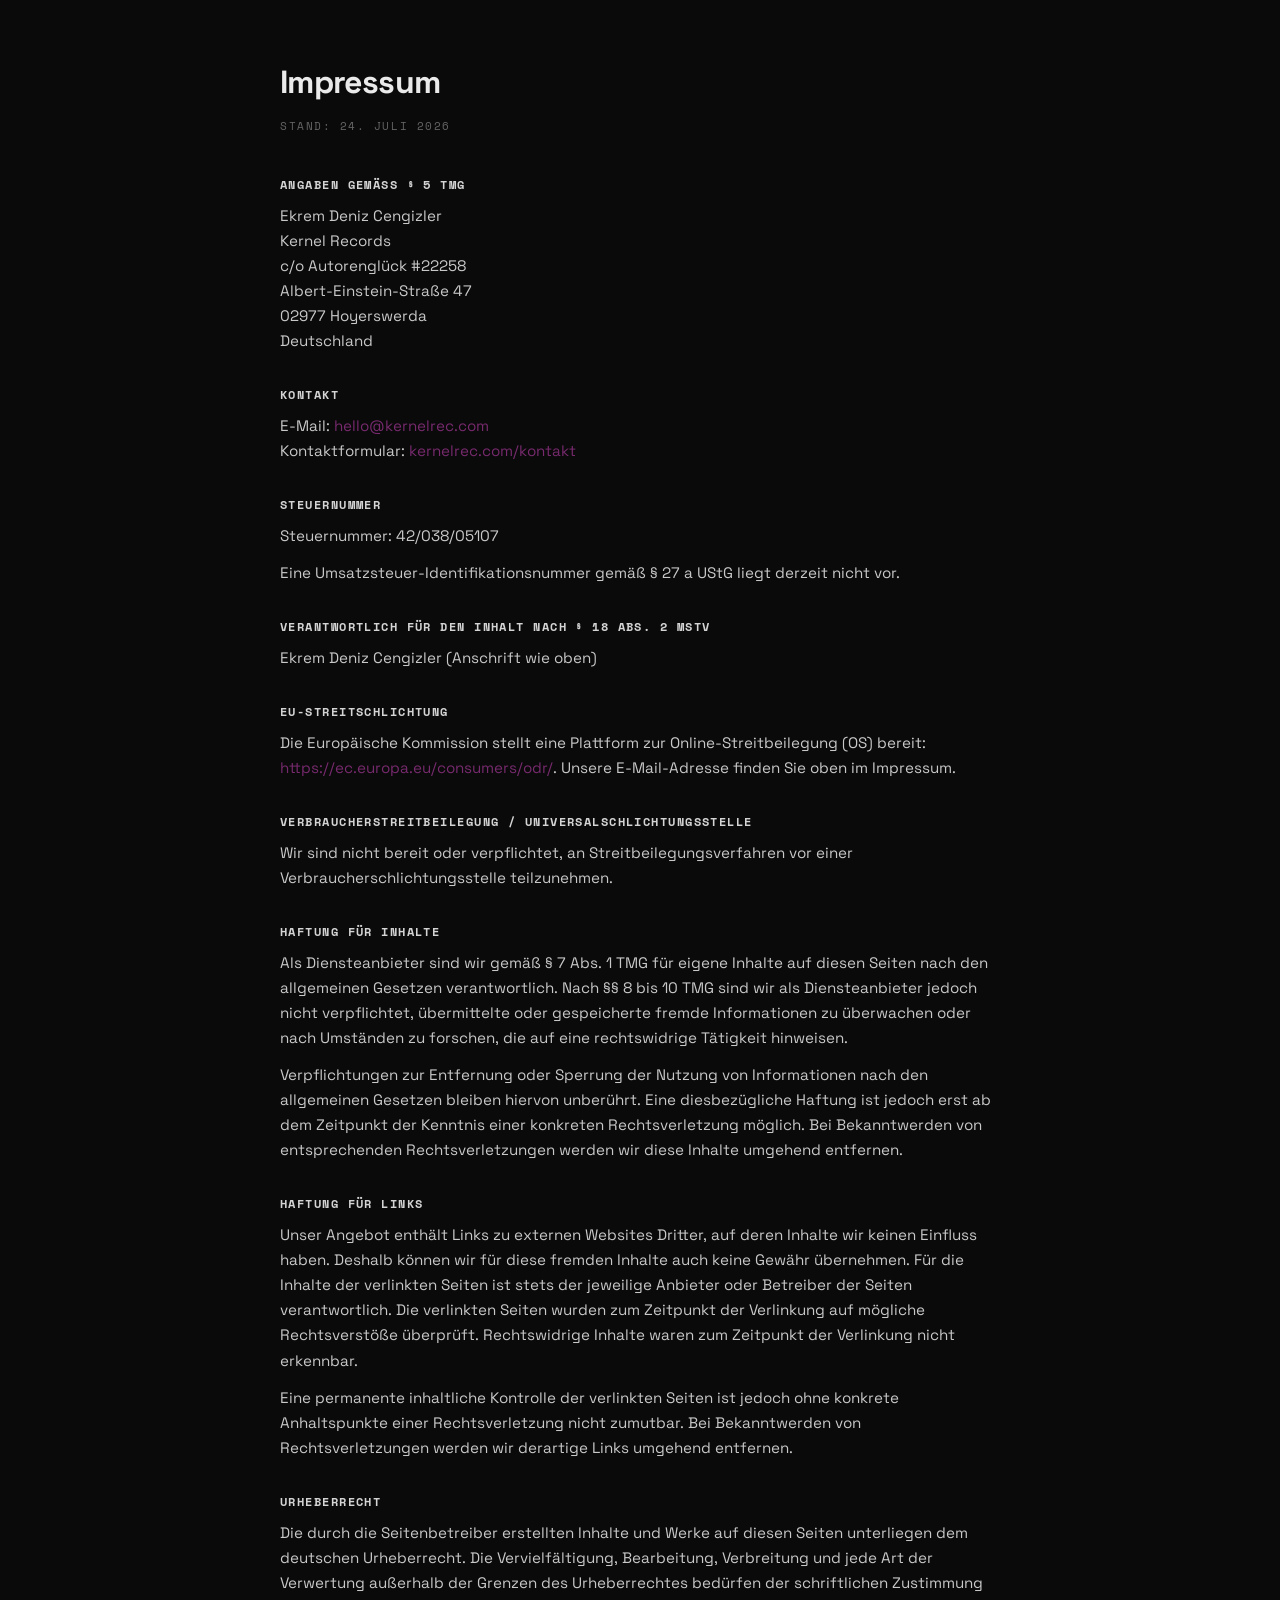
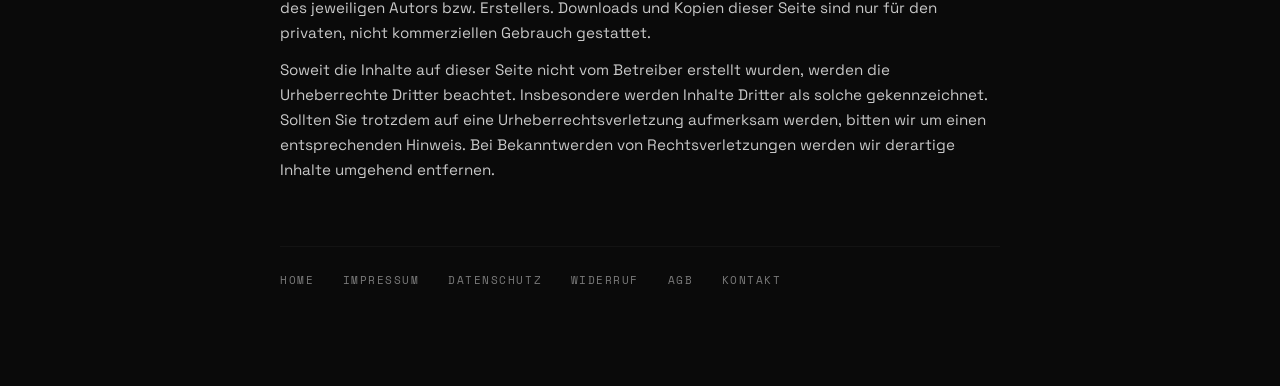
<file: impressum/index.html>
<!DOCTYPE html>
<html lang="de">
<head>
  <meta charset="UTF-8" />
  <meta name="viewport" content="width=device-width, initial-scale=1.0" />
  <title>Impressum — Kernel Records</title>
  <meta name="description" content="Impressum gemäß § 5 TMG." />
  <link rel="preconnect" href="https://fonts.googleapis.com" />
  <link rel="preconnect" href="https://fonts.gstatic.com" crossorigin />
  <link href="https://fonts.googleapis.com/css2?family=Space+Grotesk:wght@400;500;700&family=Space+Mono:wght@400;700&display=swap" rel="stylesheet" />
  <style>
    html, body { margin: 0; padding: 0; background: #0a0a0a; color: #eaeaea;
      font-family: 'Space Grotesk', -apple-system, BlinkMacSystemFont, sans-serif;
      line-height: 1.65; }
    main { max-width: 720px; margin: 0 auto; padding: 56px 24px 96px; }
    h1 { font-size: 2rem; letter-spacing: -0.02em; margin: 0 0 8px; }
    .updated { font-family: 'Space Mono', monospace; font-size: 11px;
      letter-spacing: 0.14em; text-transform: uppercase; opacity: 0.4;
      margin-bottom: 40px; display: block; }
    h2 { font-size: 1rem; margin: 32px 0 8px; font-weight: 700; opacity: 0.9;
      font-family: 'Space Mono', monospace; text-transform: uppercase;
      letter-spacing: 0.12em; font-size: 12px; }
    p { margin: 0 0 12px; opacity: 0.85; font-size: 0.95rem; }
    a { color: #8a307f; text-decoration: none; }
    a:hover { text-decoration: underline; }
    .placeholder { color: #f0a830; background: rgba(240,168,48,0.08);
      padding: 2px 8px; border-radius: 3px; font-family: 'Space Mono', monospace;
      font-size: 0.85em; letter-spacing: 0.02em; }
    footer { margin-top: 64px; padding-top: 24px;
      border-top: 1px solid rgba(255,255,255,0.08);
      font-family: 'Space Mono', monospace; font-size: 11px;
      letter-spacing: 0.14em; text-transform: uppercase; opacity: 0.5; }
    footer a { color: #eaeaea; margin-right: 20px; }
  </style>
</head>
<body>
<main>
  <h1>Impressum</h1>
  <span class="updated">Stand: 24. Juli 2026</span>

  <h2>Angaben gemäß § 5 TMG</h2>
  <p>
    Ekrem Deniz Cengizler<br>
    Kernel Records<br>
    c/o Autorenglück #22258<br>
    Albert-Einstein-Straße 47<br>
    02977 Hoyerswerda<br>
    Deutschland
  </p>

  <h2>Kontakt</h2>
  <p>
    E-Mail: <a href="mailto:hello@kernelrec.com">hello@kernelrec.com</a><br>
    Kontaktformular: <a href="/kontakt">kernelrec.com/kontakt</a>
  </p>

  <h2>Steuernummer</h2>
  <p>
    Steuernummer: 42/038/05107
  </p>
  <p>
    Eine Umsatzsteuer-Identifikationsnummer gemäß § 27 a UStG liegt derzeit nicht vor.
  </p>

  <h2>Verantwortlich für den Inhalt nach § 18 Abs. 2 MStV</h2>
  <p>
    Ekrem Deniz Cengizler (Anschrift wie oben)
  </p>

  <h2>EU-Streitschlichtung</h2>
  <p>
    Die Europäische Kommission stellt eine Plattform zur Online-Streitbeilegung (OS) bereit:
    <a href="https://ec.europa.eu/consumers/odr/" target="_blank" rel="noopener">https://ec.europa.eu/consumers/odr/</a>.
    Unsere E-Mail-Adresse finden Sie oben im Impressum.
  </p>

  <h2>Verbraucherstreitbeilegung / Universalschlichtungsstelle</h2>
  <p>
    Wir sind nicht bereit oder verpflichtet, an Streitbeilegungsverfahren vor einer
    Verbraucherschlichtungsstelle teilzunehmen.
  </p>

  <h2>Haftung für Inhalte</h2>
  <p>
    Als Diensteanbieter sind wir gemäß § 7 Abs. 1 TMG für eigene Inhalte auf diesen
    Seiten nach den allgemeinen Gesetzen verantwortlich. Nach §§ 8 bis 10 TMG sind
    wir als Diensteanbieter jedoch nicht verpflichtet, übermittelte oder gespeicherte
    fremde Informationen zu überwachen oder nach Umständen zu forschen, die auf eine
    rechtswidrige Tätigkeit hinweisen.
  </p>
  <p>
    Verpflichtungen zur Entfernung oder Sperrung der Nutzung von Informationen nach
    den allgemeinen Gesetzen bleiben hiervon unberührt. Eine diesbezügliche Haftung
    ist jedoch erst ab dem Zeitpunkt der Kenntnis einer konkreten Rechtsverletzung
    möglich. Bei Bekanntwerden von entsprechenden Rechtsverletzungen werden wir
    diese Inhalte umgehend entfernen.
  </p>

  <h2>Haftung für Links</h2>
  <p>
    Unser Angebot enthält Links zu externen Websites Dritter, auf deren Inhalte
    wir keinen Einfluss haben. Deshalb können wir für diese fremden Inhalte auch
    keine Gewähr übernehmen. Für die Inhalte der verlinkten Seiten ist stets der
    jeweilige Anbieter oder Betreiber der Seiten verantwortlich. Die verlinkten
    Seiten wurden zum Zeitpunkt der Verlinkung auf mögliche Rechtsverstöße überprüft.
    Rechtswidrige Inhalte waren zum Zeitpunkt der Verlinkung nicht erkennbar.
  </p>
  <p>
    Eine permanente inhaltliche Kontrolle der verlinkten Seiten ist jedoch ohne
    konkrete Anhaltspunkte einer Rechtsverletzung nicht zumutbar. Bei Bekanntwerden
    von Rechtsverletzungen werden wir derartige Links umgehend entfernen.
  </p>

  <h2>Urheberrecht</h2>
  <p>
    Die durch die Seitenbetreiber erstellten Inhalte und Werke auf diesen Seiten
    unterliegen dem deutschen Urheberrecht. Die Vervielfältigung, Bearbeitung,
    Verbreitung und jede Art der Verwertung außerhalb der Grenzen des Urheberrechtes
    bedürfen der schriftlichen Zustimmung des jeweiligen Autors bzw. Erstellers.
    Downloads und Kopien dieser Seite sind nur für den privaten, nicht kommerziellen
    Gebrauch gestattet.
  </p>
  <p>
    Soweit die Inhalte auf dieser Seite nicht vom Betreiber erstellt wurden, werden
    die Urheberrechte Dritter beachtet. Insbesondere werden Inhalte Dritter als solche
    gekennzeichnet. Sollten Sie trotzdem auf eine Urheberrechtsverletzung aufmerksam
    werden, bitten wir um einen entsprechenden Hinweis. Bei Bekanntwerden von
    Rechtsverletzungen werden wir derartige Inhalte umgehend entfernen.
  </p>

  <footer>
    <a href="/">Home</a>
    <a href="/impressum">Impressum</a>
    <a href="/datenschutz">Datenschutz</a>
    <a href="/widerruf">Widerruf</a>
    <a href="/agb">AGB</a>
    <a href="/kontakt">Kontakt</a>
  </footer>
</main>
</body>
</html>
</file>
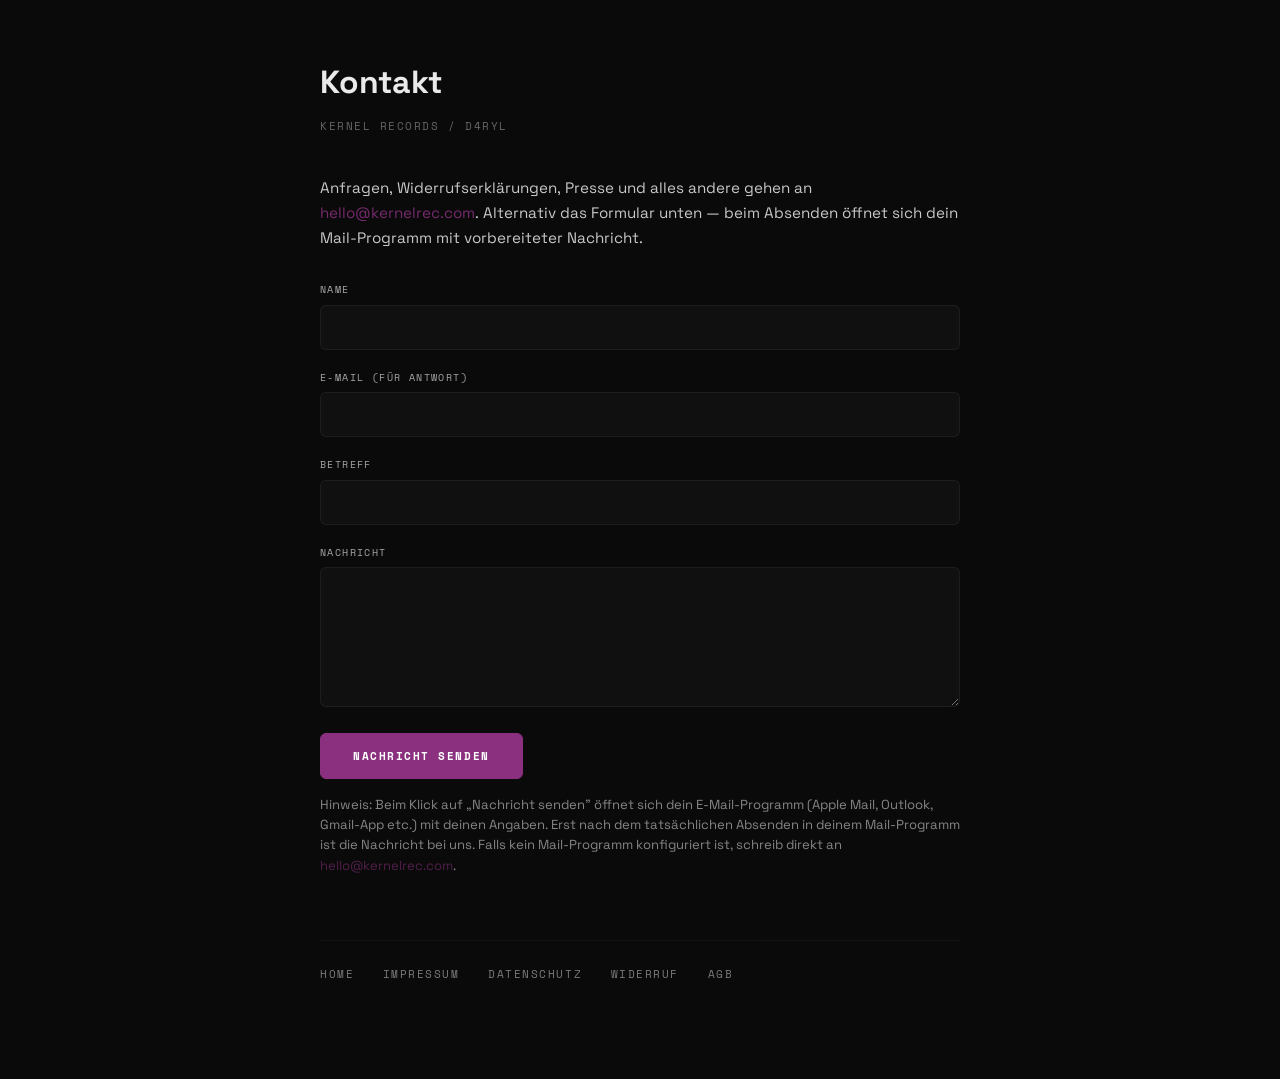
<file: kontakt/index.html>
<!DOCTYPE html>
<html lang="de">
<head>
  <meta charset="UTF-8" />
  <meta name="viewport" content="width=device-width, initial-scale=1.0" />
  <title>Kontakt — Kernel Records</title>
  <meta name="description" content="Kontaktformular für Kernel Records / D4RYL." />
  <link rel="preconnect" href="https://fonts.googleapis.com" />
  <link rel="preconnect" href="https://fonts.gstatic.com" crossorigin />
  <link href="https://fonts.googleapis.com/css2?family=Space+Grotesk:wght@400;500;700&family=Space+Mono:wght@400;700&display=swap" rel="stylesheet" />
  <style>
    html, body { margin: 0; padding: 0; background: #0a0a0a; color: #eaeaea;
      font-family: 'Space Grotesk', -apple-system, BlinkMacSystemFont, sans-serif;
      line-height: 1.65; }
    main { max-width: 640px; margin: 0 auto; padding: 56px 24px 96px; }
    h1 { font-size: 2rem; letter-spacing: -0.02em; margin: 0 0 8px; }
    .updated { font-family: 'Space Mono', monospace; font-size: 11px;
      letter-spacing: 0.14em; text-transform: uppercase; opacity: 0.4;
      margin-bottom: 40px; display: block; }
    p { margin: 0 0 12px; opacity: 0.85; font-size: 0.95rem; }
    a { color: #8a307f; text-decoration: none; }
    a:hover { text-decoration: underline; }
    form { margin-top: 32px; }
    label { display: block; margin-bottom: 20px; font-family: 'Space Mono', monospace;
      font-size: 10px; letter-spacing: 0.14em; text-transform: uppercase; opacity: 0.7; }
    input[type="text"], input[type="email"], textarea {
      width: 100%; margin-top: 6px; padding: 12px 14px; box-sizing: border-box;
      background: #131313; border: 1px solid rgba(255,255,255,0.08);
      border-radius: 6px; color: #eaeaea;
      font-family: 'Space Grotesk', -apple-system, sans-serif; font-size: 0.95rem;
      letter-spacing: normal; text-transform: none;
    }
    textarea { min-height: 140px; resize: vertical; font-family: inherit; }
    input:focus, textarea:focus { outline: none; border-color: #8a307f; }
    .hp { position: absolute; left: -9999px; width: 1px; height: 1px; opacity: 0; }
    button {
      display: inline-flex; align-items: center; gap: 8px;
      background: #8a307f; color: #fff;
      font-family: 'Space Mono', monospace; font-size: 11px; letter-spacing: 0.14em;
      text-transform: uppercase; font-weight: 700;
      padding: 14px 32px; border: 1px solid #8a307f;
      border-radius: 6px; cursor: pointer;
      transition: background 0.2s, box-shadow 0.2s;
    }
    button:hover { background: #a03892; box-shadow: 0 0 16px rgba(138,48,127,0.4); }
    .hint { font-size: 0.82rem; opacity: 0.55; margin-top: 16px; line-height: 1.55; }
    footer { margin-top: 64px; padding-top: 24px;
      border-top: 1px solid rgba(255,255,255,0.08);
      font-family: 'Space Mono', monospace; font-size: 11px;
      letter-spacing: 0.14em; text-transform: uppercase; opacity: 0.5; }
    footer a { color: #eaeaea; margin-right: 20px; }
  </style>
</head>
<body>
<main>
  <h1>Kontakt</h1>
  <span class="updated">Kernel Records / D4RYL</span>

  <p>
    Anfragen, Widerrufserklärungen, Presse und alles andere gehen an
    <a href="mailto:hello@kernelrec.com">hello@kernelrec.com</a>.
    Alternativ das Formular unten — beim Absenden öffnet sich dein Mail-Programm
    mit vorbereiteter Nachricht.
  </p>

  <form id="contact-form" onsubmit="return sendMail(event)">
    <label>
      Name
      <input type="text" id="cf-name" required autocomplete="name" />
    </label>
    <label>
      E-Mail (für Antwort)
      <input type="email" id="cf-email" required autocomplete="email" />
    </label>
    <label>
      Betreff
      <input type="text" id="cf-subject" required />
    </label>
    <label>
      Nachricht
      <textarea id="cf-message" required></textarea>
    </label>
    <label class="hp" aria-hidden="true">
      Website
      <input type="text" id="cf-hp" tabindex="-1" autocomplete="off" />
    </label>
    <button type="submit">Nachricht senden</button>
  </form>

  <p class="hint">
    Hinweis: Beim Klick auf „Nachricht senden" öffnet sich dein E-Mail-Programm
    (Apple Mail, Outlook, Gmail-App etc.) mit deinen Angaben. Erst nach dem
    tatsächlichen Absenden in deinem Mail-Programm ist die Nachricht bei uns.
    Falls kein Mail-Programm konfiguriert ist, schreib direkt an
    <a href="mailto:hello@kernelrec.com">hello@kernelrec.com</a>.
  </p>

  <footer>
    <a href="/">Home</a>
    <a href="/impressum">Impressum</a>
    <a href="/datenschutz">Datenschutz</a>
    <a href="/widerruf">Widerruf</a>
    <a href="/agb">AGB</a>
  </footer>
</main>

<script>
  function sendMail(e) {
    e.preventDefault();
    if (document.getElementById('cf-hp').value) return false; /* honeypot */
    var name    = document.getElementById('cf-name').value.trim();
    var email   = document.getElementById('cf-email').value.trim();
    var subject = document.getElementById('cf-subject').value.trim();
    var message = document.getElementById('cf-message').value.trim();
    var body = 'Von: ' + name + ' <' + email + '>\n\n' + message +
               '\n\n— gesendet via kernelrec.com/kontakt';
    var href = 'mailto:hello@kernelrec.com'
             + '?subject=' + encodeURIComponent('[Kontakt] ' + subject)
             + '&body='    + encodeURIComponent(body);
    window.location.href = href;
    return false;
  }
</script>
</body>
</html>
</file>
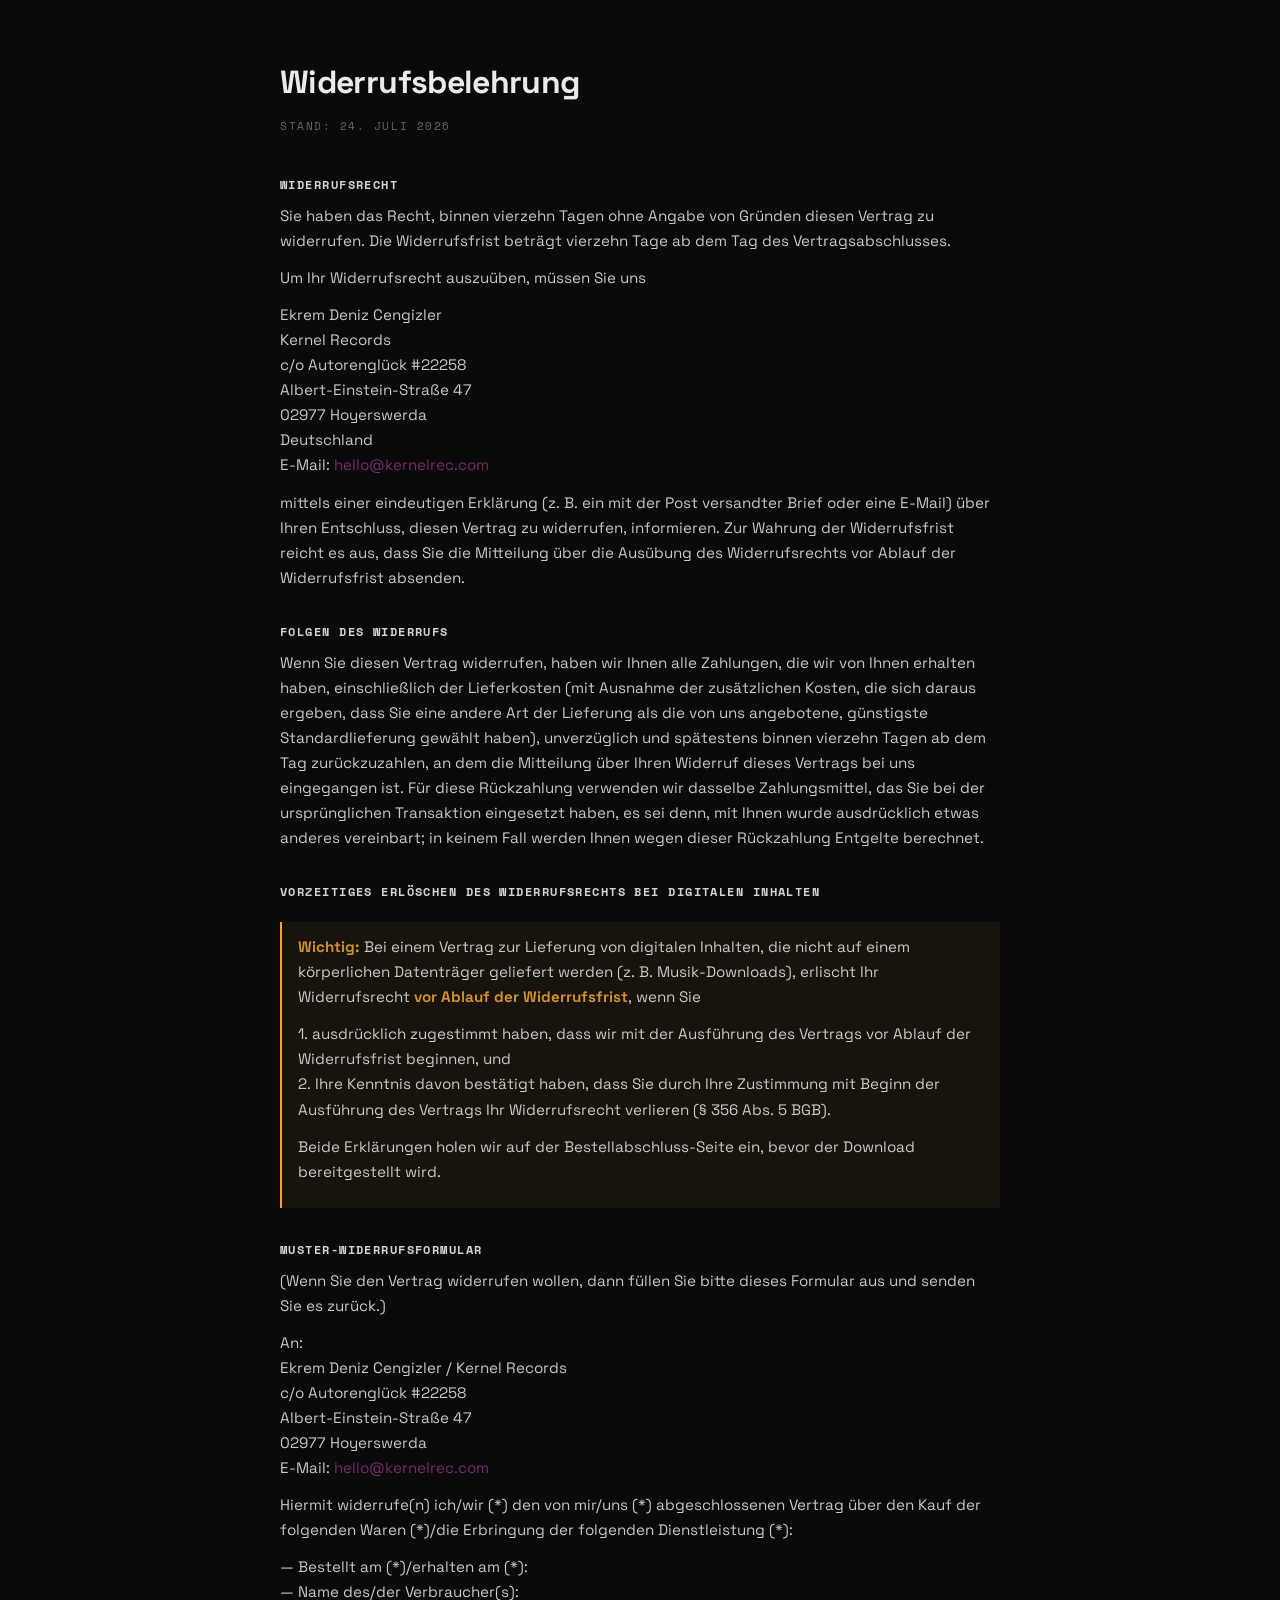
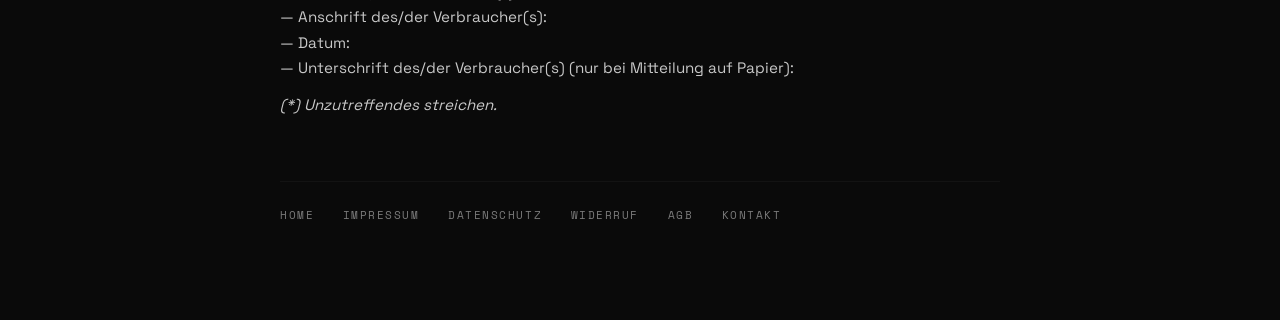
<file: widerruf/index.html>
<!DOCTYPE html>
<html lang="de">
<head>
  <meta charset="UTF-8" />
  <meta name="viewport" content="width=device-width, initial-scale=1.0" />
  <title>Widerrufsbelehrung — Kernel Records</title>
  <meta name="description" content="Widerrufsbelehrung für Verbraucher gemäß § 312g BGB." />
  <link rel="preconnect" href="https://fonts.googleapis.com" />
  <link rel="preconnect" href="https://fonts.gstatic.com" crossorigin />
  <link href="https://fonts.googleapis.com/css2?family=Space+Grotesk:wght@400;500;700&family=Space+Mono:wght@400;700&display=swap" rel="stylesheet" />
  <style>
    html, body { margin: 0; padding: 0; background: #0a0a0a; color: #eaeaea;
      font-family: 'Space Grotesk', -apple-system, BlinkMacSystemFont, sans-serif;
      line-height: 1.65; }
    main { max-width: 720px; margin: 0 auto; padding: 56px 24px 96px; }
    h1 { font-size: 2rem; letter-spacing: -0.02em; margin: 0 0 8px; }
    .updated { font-family: 'Space Mono', monospace; font-size: 11px;
      letter-spacing: 0.14em; text-transform: uppercase; opacity: 0.4;
      margin-bottom: 40px; display: block; }
    h2 { font-size: 12px; margin: 32px 0 8px; font-weight: 700; opacity: 0.9;
      font-family: 'Space Mono', monospace; text-transform: uppercase;
      letter-spacing: 0.12em; }
    p { margin: 0 0 12px; opacity: 0.85; font-size: 0.95rem; }
    a { color: #8a307f; text-decoration: none; }
    a:hover { text-decoration: underline; }
    .callout { border-left: 2px solid #f0a830; padding: 12px 16px;
      background: rgba(240,168,48,0.06); margin: 20px 0;
      font-size: 0.92rem; }
    .callout strong { color: #f0a830; }
    footer { margin-top: 64px; padding-top: 24px;
      border-top: 1px solid rgba(255,255,255,0.08);
      font-family: 'Space Mono', monospace; font-size: 11px;
      letter-spacing: 0.14em; text-transform: uppercase; opacity: 0.5; }
    footer a { color: #eaeaea; margin-right: 20px; }
  </style>
</head>
<body>
<main>
  <h1>Widerrufsbelehrung</h1>
  <span class="updated">Stand: 24. Juli 2026</span>

  <h2>Widerrufsrecht</h2>
  <p>
    Sie haben das Recht, binnen vierzehn Tagen ohne Angabe von Gründen diesen
    Vertrag zu widerrufen. Die Widerrufsfrist beträgt vierzehn Tage ab dem Tag
    des Vertragsabschlusses.
  </p>
  <p>
    Um Ihr Widerrufsrecht auszuüben, müssen Sie uns
  </p>
  <p>
    Ekrem Deniz Cengizler<br>
    Kernel Records<br>
    c/o Autorenglück #22258<br>
    Albert-Einstein-Straße 47<br>
    02977 Hoyerswerda<br>
    Deutschland<br>
    E-Mail: <a href="mailto:hello@kernelrec.com">hello@kernelrec.com</a>
  </p>
  <p>
    mittels einer eindeutigen Erklärung (z.&nbsp;B. ein mit der Post versandter
    Brief oder eine E-Mail) über Ihren Entschluss, diesen Vertrag zu widerrufen,
    informieren. Zur Wahrung der Widerrufsfrist reicht es aus, dass Sie die
    Mitteilung über die Ausübung des Widerrufsrechts vor Ablauf der Widerrufs­frist
    absenden.
  </p>

  <h2>Folgen des Widerrufs</h2>
  <p>
    Wenn Sie diesen Vertrag widerrufen, haben wir Ihnen alle Zahlungen, die wir
    von Ihnen erhalten haben, einschließlich der Lieferkosten (mit Ausnahme der
    zusätzlichen Kosten, die sich daraus ergeben, dass Sie eine andere Art der
    Lieferung als die von uns angebotene, günstigste Standardlieferung gewählt
    haben), unverzüglich und spätestens binnen vierzehn Tagen ab dem Tag zurück­zu­zahlen,
    an dem die Mitteilung über Ihren Widerruf dieses Vertrags bei uns eingegangen
    ist. Für diese Rückzahlung verwenden wir dasselbe Zahlungsmittel, das Sie bei
    der ursprünglichen Transaktion eingesetzt haben, es sei denn, mit Ihnen wurde
    ausdrücklich etwas anderes vereinbart; in keinem Fall werden Ihnen wegen
    dieser Rückzahlung Entgelte berechnet.
  </p>

  <h2>Vorzeitiges Erlöschen des Widerrufsrechts bei digitalen Inhalten</h2>
  <div class="callout">
    <p>
      <strong>Wichtig:</strong> Bei einem Vertrag zur Lieferung von digitalen Inhalten,
      die nicht auf einem körperlichen Datenträger geliefert werden (z.&nbsp;B.
      Musik-Downloads), erlischt Ihr Widerrufsrecht <strong>vor Ablauf der
      Widerrufsfrist</strong>, wenn Sie
    </p>
    <p>
      1.&nbsp;ausdrücklich zugestimmt haben, dass wir mit der Ausführung des
      Vertrags vor Ablauf der Widerrufsfrist beginnen, und<br>
      2.&nbsp;Ihre Kenntnis davon bestätigt haben, dass Sie durch Ihre Zustimmung
      mit Beginn der Ausführung des Vertrags Ihr Widerrufsrecht verlieren
      (§&nbsp;356 Abs.&nbsp;5 BGB).
    </p>
    <p>
      Beide Erklärungen holen wir auf der Bestellabschluss-Seite ein, bevor der
      Download bereitgestellt wird.
    </p>
  </div>

  <h2>Muster-Widerrufsformular</h2>
  <p>
    (Wenn Sie den Vertrag widerrufen wollen, dann füllen Sie bitte dieses Formular
    aus und senden Sie es zurück.)
  </p>
  <p>
    An:<br>
    Ekrem Deniz Cengizler / Kernel Records<br>
    c/o Autorenglück #22258<br>
    Albert-Einstein-Straße 47<br>
    02977 Hoyerswerda<br>
    E-Mail: <a href="mailto:hello@kernelrec.com">hello@kernelrec.com</a>
  </p>
  <p>
    Hiermit widerrufe(n) ich/wir (*) den von mir/uns (*) abgeschlossenen Vertrag
    über den Kauf der folgenden Waren (*)/die Erbringung der folgenden
    Dienstleistung (*):
  </p>
  <p>
    — Bestellt am (*)/erhalten am (*):<br>
    — Name des/der Verbraucher(s):<br>
    — Anschrift des/der Verbraucher(s):<br>
    — Datum:<br>
    — Unterschrift des/der Verbraucher(s) (nur bei Mitteilung auf Papier):
  </p>
  <p>
    <em>(*) Unzutreffendes streichen.</em>
  </p>

  <footer>
    <a href="/">Home</a>
    <a href="/impressum">Impressum</a>
    <a href="/datenschutz">Datenschutz</a>
    <a href="/widerruf">Widerruf</a>
    <a href="/agb">AGB</a>
    <a href="/kontakt">Kontakt</a>
  </footer>
</main>
</body>
</html>
</file>
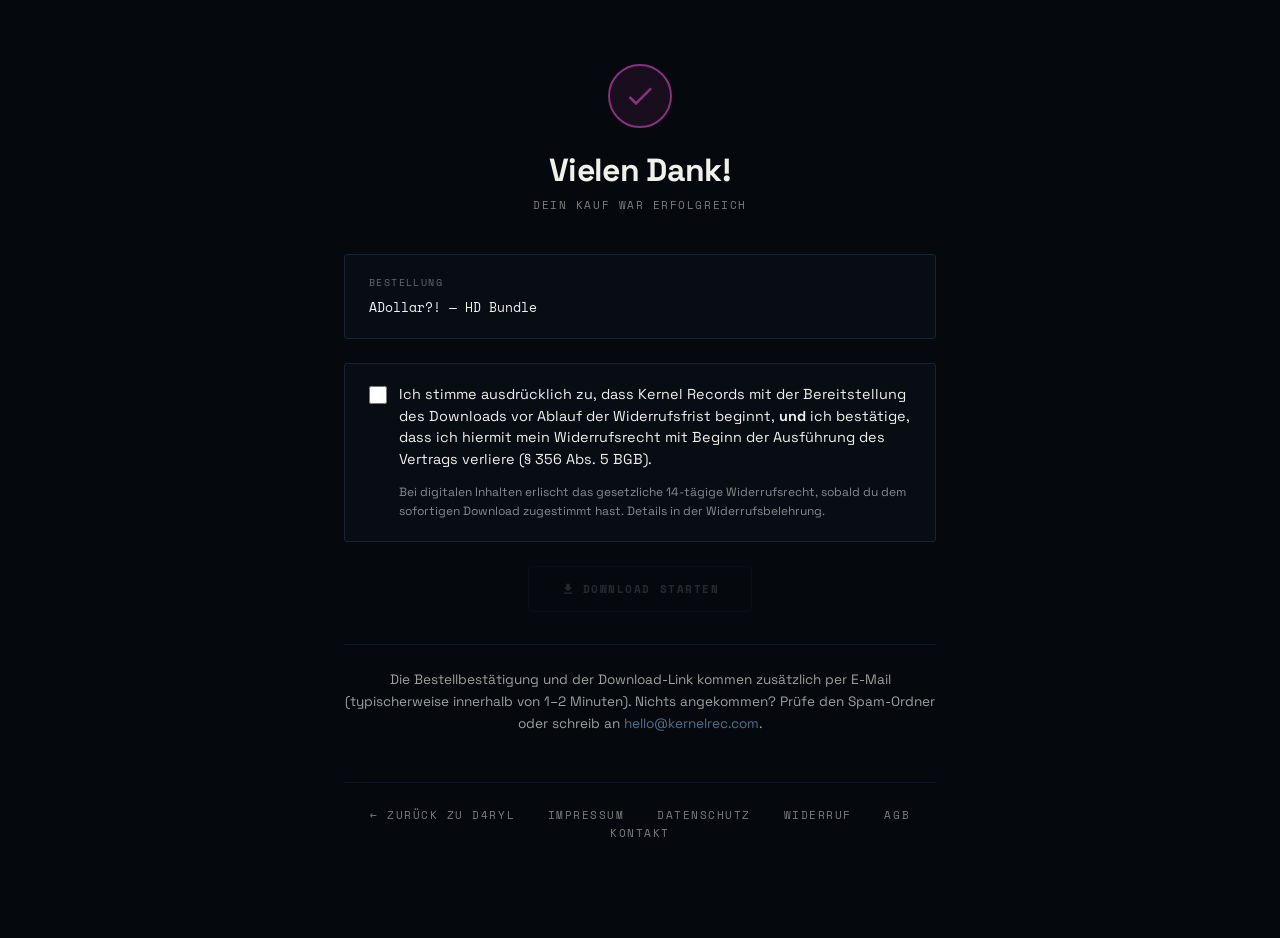
<file: d4ryl/thanks/index.html>
<!DOCTYPE html>
<html lang="de">
<head>
  <meta charset="UTF-8" />
  <meta name="viewport" content="width=device-width, initial-scale=1.0" />
  <title>Vielen Dank — D4RYL</title>
  <meta name="description" content="Kaufbestätigung — D4RYL / Kernel Records" />
  <meta name="robots" content="noindex, nofollow" />

  <link rel="preconnect" href="https://fonts.googleapis.com" />
  <link rel="preconnect" href="https://fonts.gstatic.com" crossorigin />
  <link href="https://fonts.googleapis.com/css2?family=Space+Grotesk:wght@400;500;700&family=Space+Mono:wght@400;700&display=swap" rel="stylesheet" />
  <link rel="stylesheet" href="../style.css?v=3" />

  <style>
    .thanks-wrap { max-width: 640px; margin: 0 auto; padding: 64px 24px 96px; }
    .thanks-header { text-align: center; margin-bottom: 40px; }
    .thanks-check {
      width: 64px; height: 64px; margin: 0 auto 24px;
      border-radius: 50%;
      background: rgba(138, 48, 127, 0.15);
      border: 2px solid var(--accent);
      display: flex; align-items: center; justify-content: center;
    }
    .thanks-check svg { fill: var(--accent); }
    .thanks-title { font-size: 2rem; margin: 0 0 8px; letter-spacing: -0.02em; }
    .thanks-sub {
      font-family: var(--mono); font-size: 11px; letter-spacing: 0.14em;
      text-transform: uppercase; opacity: 0.5; margin: 0;
    }

    .order-card {
      background: var(--bg-card); border: 1px solid var(--border);
      border-radius: var(--radius);
      padding: 20px 24px; margin-bottom: 16px;
    }
    .order-label {
      font-family: var(--mono); font-size: 10px; letter-spacing: 0.14em;
      text-transform: uppercase; opacity: 0.4; margin-bottom: 6px;
    }
    .order-value { font-family: var(--mono); font-size: 13px; word-break: break-all; }

    .consent-box {
      background: var(--bg-card); border: 1px solid var(--border);
      border-radius: var(--radius);
      padding: 20px 24px; margin: 24px 0 20px;
    }
    .consent-box label {
      display: flex; align-items: flex-start; gap: 12px; cursor: pointer;
      font-size: 0.9rem; line-height: 1.5;
    }
    .consent-box input[type="checkbox"] {
      width: 18px; height: 18px; flex-shrink: 0; margin-top: 2px;
      cursor: pointer; accent-color: var(--accent);
    }
    .consent-legal {
      font-size: 0.75rem; opacity: 0.55; margin: 12px 0 0 30px;
      line-height: 1.6;
    }

    .download-row { text-align: center; margin: 24px 0; }
    .download-btn {
      display: inline-flex; align-items: center; gap: 8px;
      background: var(--accent); color: var(--text);
      font-family: var(--mono); font-size: 11px; letter-spacing: 0.14em;
      text-transform: uppercase; font-weight: 700;
      padding: 14px 32px; border: 1px solid var(--accent);
      border-radius: var(--radius); cursor: pointer;
      transition: background 0.2s, opacity 0.2s, box-shadow 0.2s;
    }
    .download-btn:disabled {
      opacity: 0.32; cursor: not-allowed;
      background: transparent; color: var(--text-muted);
      border-color: var(--border);
    }
    .download-btn:not(:disabled):hover {
      background: #a03892;
      box-shadow: 0 0 16px rgba(138, 48, 127, 0.4);
    }

    .email-hint {
      margin-top: 32px; padding-top: 24px;
      border-top: 1px solid var(--border);
      font-size: 0.85rem; opacity: 0.65; line-height: 1.6; text-align: center;
    }
    .email-hint a { color: var(--accent-2); }

    footer.thanks-footer {
      margin-top: 48px; padding-top: 24px;
      border-top: 1px solid var(--border);
      font-family: var(--mono); font-size: 11px; letter-spacing: 0.14em;
      text-transform: uppercase; opacity: 0.5; text-align: center;
    }
    footer.thanks-footer a { color: var(--text); margin: 0 12px; text-decoration: none; }
    footer.thanks-footer a:hover { color: var(--accent-2); }
  </style>
</head>
<body>

<div class="thanks-wrap">

  <div class="thanks-header">
    <div class="thanks-check">
      <svg width="32" height="32" viewBox="0 0 24 24"><path d="M9 16.17 4.83 12l-1.42 1.41L9 19 21 7l-1.41-1.41z"/></svg>
    </div>
    <h1 class="thanks-title">Vielen Dank!</h1>
    <p class="thanks-sub">Dein Kauf war erfolgreich</p>
  </div>

  <div class="order-card">
    <div class="order-label">Bestellung</div>
    <div class="order-value">ADollar?! — HD Bundle</div>
  </div>

  <div class="order-card" id="session-card" hidden>
    <div class="order-label">Bestell-Referenz</div>
    <div class="order-value" id="session-id-display"></div>
  </div>

  <div class="consent-box">
    <label>
      <input type="checkbox" id="consent-checkbox" />
      <span>
        Ich stimme ausdrücklich zu, dass Kernel Records mit der Bereitstellung
        des Downloads vor Ablauf der Widerrufsfrist beginnt, <strong>und</strong> ich
        bestätige, dass ich hiermit mein Widerrufsrecht mit Beginn der Ausführung
        des Vertrags verliere (§&nbsp;356&nbsp;Abs.&nbsp;5 BGB).
      </span>
    </label>
    <p class="consent-legal">
      Bei digitalen Inhalten erlischt das gesetzliche 14-tägige Widerrufsrecht,
      sobald du dem sofortigen Download zugestimmt hast. Details in der
      <a href="/widerruf">Widerrufsbelehrung</a>.
    </p>
  </div>

  <div class="download-row">
    <button class="download-btn" id="download-btn" disabled>
      <svg width="14" height="14" viewBox="0 0 24 24" fill="currentColor"><path d="M19 9h-4V3H9v6H5l7 7 7-7zM5 18v2h14v-2H5z"/></svg>
      Download starten
    </button>
  </div>

  <p class="email-hint">
    Die Bestellbestätigung und der Download-Link kommen zusätzlich per E-Mail
    (typischerweise innerhalb von 1–2 Minuten). Nichts angekommen?
    Prüfe den Spam-Ordner oder schreib an
    <a href="mailto:hello@kernelrec.com">hello@kernelrec.com</a>.
  </p>

  <footer class="thanks-footer">
    <a href="/d4ryl">← Zurück zu D4RYL</a>
    <a href="/impressum">Impressum</a>
    <a href="/datenschutz">Datenschutz</a>
    <a href="/widerruf">Widerruf</a>
    <a href="/agb">AGB</a>
    <a href="/kontakt">Kontakt</a>
  </footer>

</div>

<script>
  (function () {
    // Session-ID aus URL kürzen und anzeigen (falls vorhanden)
    var params = new URLSearchParams(window.location.search);
    var sessionId = params.get('session_id');
    if (sessionId) {
      var short = sessionId.length > 16
        ? sessionId.slice(0, 10) + '…' + sessionId.slice(-6)
        : sessionId;
      document.getElementById('session-id-display').textContent = short;
      document.getElementById('session-card').hidden = false;
    }

    // Widerrufs-Zustimmung → Download-Button aktivieren
    var checkbox = document.getElementById('consent-checkbox');
    var btn = document.getElementById('download-btn');
    checkbox.addEventListener('change', function () {
      btn.disabled = !checkbox.checked;
    });

    // Backend-Polling: fragt /api/purchase/status/{session_id} bis Delivery ready ist.
    // Die eigentliche Download-URL kommt vom Webhook nach Stripe-Bestätigung,
    // typisch <10 s Verzögerung.
    var API_BASE = 'https://inbound.kernelrec.com';
    var downloadUrl = null;

    function setStatus(text) {
      var hint = document.querySelector('.email-hint');
      if (hint) hint.textContent = text;
    }

    if (sessionId) {
      var attempts = 0;
      var maxAttempts = 30;   // 30 × 2 s = 60 s
      var timer = setInterval(function () {
        attempts++;
        fetch(API_BASE + '/api/purchase/status/' + encodeURIComponent(sessionId), { cache: 'no-store' })
          .then(function (r) { return r.json(); })
          .then(function (data) {
            if (data.status === 'ready' && data.download_url) {
              clearInterval(timer);
              downloadUrl = API_BASE + data.download_url;
              setStatus('Download bereit — auch als Link in deiner E-Mail.');
            } else if (attempts >= maxAttempts) {
              clearInterval(timer);
              setStatus(
                'Download-Link wird noch erzeugt. Du bekommst ihn per E-Mail — ' +
                'prüfe ggf. den Spam-Ordner oder schreib an hello@kernelrec.com.'
              );
            }
          })
          .catch(function () { /* ignore polling errors, wait */ });
      }, 2000);
    }

    btn.addEventListener('click', function () {
      if (downloadUrl) {
        // Öffnet Download in gleicher Session — Browser lädt die ZIP herunter
        window.location.href = downloadUrl;
      } else {
        alert(
          'Dein Download-Link wird gerade erzeugt und kommt in wenigen Sekunden — ' +
          'zusätzlich schicken wir ihn dir per E-Mail. Prüfe kurz die Statusanzeige unten.'
        );
      }
    });
  })();
</script>

</body>
</html>
</file>
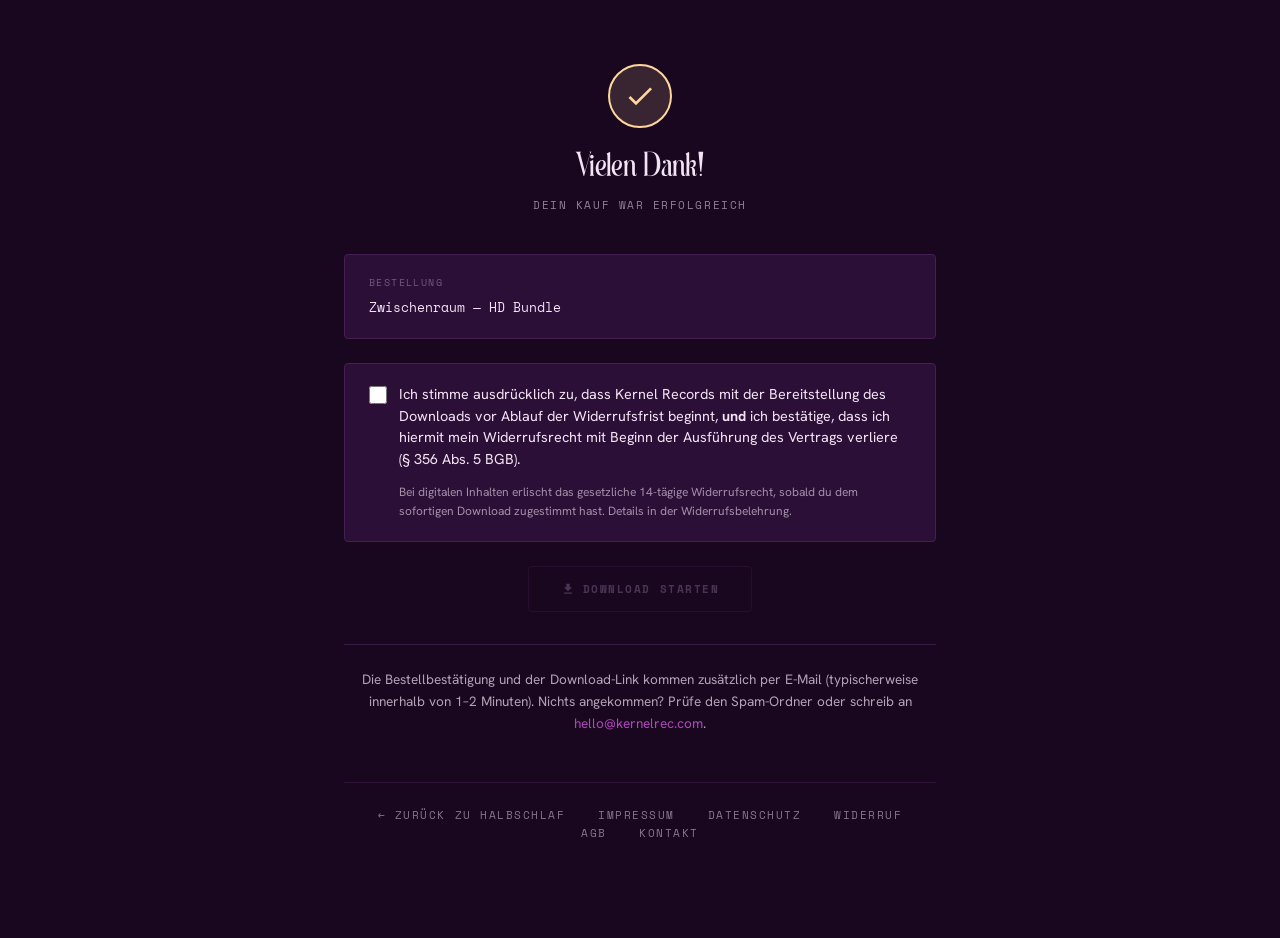
<file: halbschlaf/thanks/index.html>
<!DOCTYPE html>
<html lang="de">
<head>
  <meta charset="UTF-8" />
  <meta name="viewport" content="width=device-width, initial-scale=1.0" />
  <title>Vielen Dank — HalbSchlaf</title>
  <meta name="description" content="Kaufbestätigung — HalbSchlaf / Kernel Records" />
  <meta name="robots" content="noindex, nofollow" />

  <link rel="preconnect" href="https://fonts.googleapis.com" />
  <link rel="preconnect" href="https://fonts.gstatic.com" crossorigin />
  <link href="https://fonts.googleapis.com/css2?family=Hanken+Grotesk:wght@400;500;600&family=Spectral:ital,wght@1,300&family=Space+Mono:wght@400&display=swap" rel="stylesheet" />
  <link rel="stylesheet" href="../style.css?v=2" />

  <style>
    .thanks-wrap { max-width: 640px; margin: 0 auto; padding: 64px 24px 96px; }
    .thanks-header { text-align: center; margin-bottom: 40px; }
    .thanks-check {
      width: 64px; height: 64px; margin: 0 auto 24px;
      border-radius: 50%;
      background: rgba(255,215,157,0.14);
      border: 2px solid var(--warm);
      display: flex; align-items: center; justify-content: center;
    }
    .thanks-check svg { fill: var(--warm); }
    .thanks-title { font-size: 2rem; margin: 0 0 8px; letter-spacing: -0.02em; font-family: var(--display); }
    .thanks-sub {
      font-family: var(--mono); font-size: 11px; letter-spacing: 0.14em;
      text-transform: uppercase; opacity: 0.55; margin: 0;
    }

    .order-card {
      background: var(--bg-card); border: 1px solid var(--border-card);
      border-radius: var(--radius);
      padding: 20px 24px; margin-bottom: 16px;
    }
    .order-label {
      font-family: var(--mono); font-size: 10px; letter-spacing: 0.14em;
      text-transform: uppercase; opacity: 0.55; margin-bottom: 6px;
      color: var(--text-muted);
    }
    .order-value { font-family: var(--mono); font-size: 13px; word-break: break-all; }

    .consent-box {
      background: var(--bg-card); border: 1px solid var(--border-card);
      border-radius: var(--radius);
      padding: 20px 24px; margin: 24px 0 20px;
    }
    .consent-box label {
      display: flex; align-items: flex-start; gap: 12px; cursor: pointer;
      font-size: 0.9rem; line-height: 1.5;
    }
    .consent-box input[type="checkbox"] {
      width: 18px; height: 18px; flex-shrink: 0; margin-top: 2px;
      cursor: pointer; accent-color: var(--accent);
    }
    .consent-legal {
      font-size: 0.75rem; opacity: 0.6; margin: 12px 0 0 30px;
      line-height: 1.6;
    }

    .download-row { text-align: center; margin: 24px 0; }
    .download-btn {
      display: inline-flex; align-items: center; gap: 8px;
      background: var(--warm); color: #1a0d1f;
      font-family: var(--mono); font-size: 11px; letter-spacing: 0.14em;
      text-transform: uppercase; font-weight: 700;
      padding: 14px 32px; border: 1px solid var(--warm);
      border-radius: var(--radius); cursor: pointer;
      transition: background 0.2s, opacity 0.2s, box-shadow 0.2s;
    }
    .download-btn:disabled {
      opacity: 0.32; cursor: not-allowed;
      background: transparent; color: var(--text-muted);
      border-color: var(--border-card);
    }
    .download-btn:not(:disabled):hover {
      background: #ffe0b0;
      box-shadow: 0 0 16px rgba(255,215,157,0.35);
    }

    .email-hint {
      margin-top: 32px; padding-top: 24px;
      border-top: 1px solid var(--border-card);
      font-size: 0.85rem; opacity: 0.7; line-height: 1.6; text-align: center;
    }
    .email-hint a { color: var(--accent); }

    footer.thanks-footer {
      margin-top: 48px; padding-top: 24px;
      border-top: 1px solid var(--border-card);
      font-family: var(--mono); font-size: 11px; letter-spacing: 0.14em;
      text-transform: uppercase; opacity: 0.5; text-align: center;
    }
    footer.thanks-footer a { color: var(--text); margin: 0 12px; text-decoration: none; }
    footer.thanks-footer a:hover { color: var(--warm); }
  </style>
</head>
<body>

<div class="thanks-wrap">

  <div class="thanks-header">
    <div class="thanks-check">
      <svg width="32" height="32" viewBox="0 0 24 24"><path d="M9 16.17 4.83 12l-1.42 1.41L9 19 21 7l-1.41-1.41z"/></svg>
    </div>
    <h1 class="thanks-title">Vielen Dank!</h1>
    <p class="thanks-sub">Dein Kauf war erfolgreich</p>
  </div>

  <div class="order-card">
    <div class="order-label">Bestellung</div>
    <div class="order-value">Zwischenraum — HD Bundle</div>
  </div>

  <div class="order-card" id="session-card" hidden>
    <div class="order-label">Bestell-Referenz</div>
    <div class="order-value" id="session-id-display"></div>
  </div>

  <div class="consent-box">
    <label>
      <input type="checkbox" id="consent-checkbox" />
      <span>
        Ich stimme ausdrücklich zu, dass Kernel Records mit der Bereitstellung
        des Downloads vor Ablauf der Widerrufsfrist beginnt, <strong>und</strong> ich
        bestätige, dass ich hiermit mein Widerrufsrecht mit Beginn der Ausführung
        des Vertrags verliere (§&nbsp;356&nbsp;Abs.&nbsp;5 BGB).
      </span>
    </label>
    <p class="consent-legal">
      Bei digitalen Inhalten erlischt das gesetzliche 14-tägige Widerrufsrecht,
      sobald du dem sofortigen Download zugestimmt hast. Details in der
      <a href="/widerruf">Widerrufsbelehrung</a>.
    </p>
  </div>

  <div class="download-row">
    <button class="download-btn" id="download-btn" disabled>
      <svg width="14" height="14" viewBox="0 0 24 24" fill="currentColor"><path d="M19 9h-4V3H9v6H5l7 7 7-7zM5 18v2h14v-2H5z"/></svg>
      Download starten
    </button>
  </div>

  <p class="email-hint">
    Die Bestellbestätigung und der Download-Link kommen zusätzlich per E-Mail
    (typischerweise innerhalb von 1–2 Minuten). Nichts angekommen?
    Prüfe den Spam-Ordner oder schreib an
    <a href="mailto:hello@kernelrec.com">hello@kernelrec.com</a>.
  </p>

  <footer class="thanks-footer">
    <a href="/halbschlaf">← Zurück zu HalbSchlaf</a>
    <a href="/impressum">Impressum</a>
    <a href="/datenschutz">Datenschutz</a>
    <a href="/widerruf">Widerruf</a>
    <a href="/agb">AGB</a>
    <a href="/kontakt">Kontakt</a>
  </footer>

</div>

<script>
  (function () {
    // Session-ID aus URL kürzen und anzeigen (falls vorhanden)
    var params = new URLSearchParams(window.location.search);
    var sessionId = params.get('session_id');
    if (sessionId) {
      var short = sessionId.length > 16
        ? sessionId.slice(0, 10) + '…' + sessionId.slice(-6)
        : sessionId;
      document.getElementById('session-id-display').textContent = short;
      document.getElementById('session-card').hidden = false;
    }

    // Widerrufs-Zustimmung → Download-Button aktivieren
    var checkbox = document.getElementById('consent-checkbox');
    var btn = document.getElementById('download-btn');
    checkbox.addEventListener('change', function () {
      btn.disabled = !checkbox.checked;
    });

    // Backend-Polling: fragt /api/purchase/status/{session_id} bis Delivery ready ist.
    // Die eigentliche Download-URL kommt vom Webhook nach Stripe-Bestätigung,
    // typisch <10 s Verzögerung.
    var API_BASE = 'https://inbound.kernelrec.com';
    var downloadUrl = null;

    function setStatus(text) {
      var hint = document.querySelector('.email-hint');
      if (hint) hint.textContent = text;
    }

    if (sessionId) {
      var attempts = 0;
      var maxAttempts = 30;   // 30 × 2 s = 60 s
      var timer = setInterval(function () {
        attempts++;
        fetch(API_BASE + '/api/purchase/status/' + encodeURIComponent(sessionId), { cache: 'no-store' })
          .then(function (r) { return r.json(); })
          .then(function (data) {
            if (data.status === 'ready' && data.download_url) {
              clearInterval(timer);
              downloadUrl = API_BASE + data.download_url;
              setStatus('Download bereit — auch als Link in deiner E-Mail.');
            } else if (attempts >= maxAttempts) {
              clearInterval(timer);
              setStatus(
                'Download-Link wird noch erzeugt. Du bekommst ihn per E-Mail — ' +
                'prüfe ggf. den Spam-Ordner oder schreib an hello@kernelrec.com.'
              );
            }
          })
          .catch(function () { /* ignore polling errors, wait */ });
      }, 2000);
    }

    btn.addEventListener('click', function () {
      if (downloadUrl) {
        // Öffnet Download in gleicher Session — Browser lädt die ZIP herunter
        window.location.href = downloadUrl;
      } else {
        alert(
          'Dein Download-Link wird gerade erzeugt und kommt in wenigen Sekunden — ' +
          'zusätzlich schicken wir ihn dir per E-Mail. Prüfe kurz die Statusanzeige unten.'
        );
      }
    });
  })();
</script>

</body>
</html>
</file>
<file: halbschlaf/style.css>
/* ─────────────────────────────────────────────
   HALBSCHLAF — style.css
   Dark Night · Half-Moon Identity
───────────────────────────────────────────── */

@font-face {
  font-family: 'Begova';
  src: url('assets/BegovaPersonalUsed-Rp69o.otf') format('opentype');
  font-weight: 400;
  font-style: normal;
  font-display: swap;
}

:root {
  --bg:          #19071f;
  --bg-card:     #2b0f36;
  --bg-card2:    #320d3e;
  --border:      rgba(241,98,255,0.14);
  --border-card: #43204f;
  --text:        #f3e4f5;
  --text-muted:  #b58fc4;
  --text-dim:    #9a7aa6;
  --accent:      #f162ff;
  --accent-2:    #d902ee;
  --warm:        #ffd79d;
  --display:     'Begova', serif;
  --serif:       'Spectral', 'Georgia', serif;
  --sans:        'Hanken Grotesk', system-ui, -apple-system, sans-serif;
  --mono:        'Space Mono', 'Courier New', monospace;
  --max-w:       480px;
  --radius:      4px;
}

@keyframes hsSpin { from { transform: rotate(0deg); } to { transform: rotate(360deg); } }

::selection { background: #f162ff; color: #19071f; }

*, *::before, *::after { box-sizing: border-box; margin: 0; padding: 0; }

html { scroll-behavior: smooth; }

body {
  background: var(--bg);
  color: var(--text);
  font-family: var(--sans);
  font-size: 16px;
  line-height: 1.6;
  -webkit-font-smoothing: antialiased;
}

.label {
  font-family: var(--mono);
  font-size: 10px;
  letter-spacing: 0.28em;
  text-transform: uppercase;
  color: var(--accent);
}

h1, h2, h3 { line-height: 1.15; font-weight: 400; }

a { color: inherit; text-decoration: none; }

/* ── Layout ──────────────────────────────── */
.wrap {
  width: 100%;
  max-width: var(--max-w);
  margin: 0 auto;
  padding: 0 20px;
}

section { padding: 72px 0; }

.section-header { margin-bottom: 36px; }
.section-header .label { display: block; margin-bottom: 10px; }
.section-header h2 {
  font-size: 1.5rem;
  letter-spacing: -0.02em;
  font-weight: 600;
}

/* ── Half-moon mark ──────────────────────── */
.moon {
  border-radius: 50%;
  flex-shrink: 0;
  animation: hsSpin 60s linear infinite;
  will-change: transform;
}
@media (prefers-reduced-motion: reduce) { .moon { animation: none !important; } }
.moon-warm {
  border: 1.6px solid var(--warm);
  background: linear-gradient(90deg, var(--warm) 0 50%, transparent 50% 100%);
}
.moon-orchid {
  border: 1.6px solid var(--accent);
  background: linear-gradient(90deg, var(--accent) 0 50%, transparent 50% 100%);
}

/* ── Nav ─────────────────────────────────── */
#nav {
  position: sticky;
  top: 0;
  z-index: 100;
  border-bottom: 1px solid var(--border-card);
  background: rgba(25,7,31,0.96);
  backdrop-filter: blur(12px);
  -webkit-backdrop-filter: blur(12px);
}
#nav .wrap {
  display: flex;
  align-items: center;
  justify-content: space-between;
  height: 52px;
}
.nav-logo { display: flex; align-items: center; gap: 10px; }
.nav-wordmark {
  font-family: var(--display);
  font-size: 20px;
  color: var(--warm);
  line-height: 1;
}
.nav-links { display: flex; gap: 24px; list-style: none; }
.nav-links a {
  font-family: var(--mono);
  font-size: 10px;
  letter-spacing: 0.24em;
  text-transform: uppercase;
  color: var(--text-dim);
  transition: color 0.2s;
}
.nav-links a:hover { color: var(--warm); }

/* ── Hero ────────────────────────────────── */
#hero {
  padding: 96px 0 80px;
  background: var(--bg-card2);
  border-bottom: 1px solid var(--border-card);
  position: relative;
  overflow: hidden;
}
#hero::before {
  content: '';
  position: absolute;
  inset: 0;
  background: radial-gradient(120% 90% at 50% 0%, rgba(217,2,238,0.22), transparent 55%);
  pointer-events: none;
}
.hero-lockup {
  display: flex;
  flex-direction: column;
  align-items: center;
  justify-content: center;
  gap: 24px;
  margin-bottom: 28px;
  position: relative;
}
.hero-wordmark-text {
  font-family: var(--display);
  font-size: clamp(52px, 13vw, 80px);
  color: var(--warm);
  line-height: 0.9;
  letter-spacing: 0.01em;
  text-align: center;
}
.hero-tagline {
  font-family: var(--serif);
  font-style: italic;
  font-weight: 300;
  font-size: 1.05rem;
  color: #d9a9e6;
  text-align: center;
  margin-bottom: 36px;
  position: relative;
  max-width: 360px;
  margin-left: auto;
  margin-right: auto;
}
.hero-cta { display: flex; justify-content: center; }

/* ── Buttons ─────────────────────────────── */
.btn {
  display: inline-flex;
  align-items: center;
  gap: 8px;
  padding: 12px 26px;
  border-radius: 999px;
  font-family: var(--sans);
  font-size: 14px;
  font-weight: 500;
  cursor: pointer;
  transition: background 0.2s, color 0.2s, border-color 0.2s, box-shadow 0.2s;
  border: 1.5px solid transparent;
  white-space: nowrap;
}
.btn-primary {
  background: var(--accent-2);
  color: #19071f;
  border-color: var(--accent-2);
  font-weight: 600;
}
.btn-primary:hover {
  background: #e810fb;
  box-shadow: 0 0 22px rgba(217,2,238,0.4);
}
.btn-outline {
  background: transparent;
  color: var(--text-muted);
  border-color: var(--border-card);
}
.btn-outline:hover {
  border-color: var(--accent-2);
  color: var(--accent-2);
}

/* ── Single Release ──────────────────────── */
#single { border-bottom: 1px solid var(--border-card); }
.single-card {
  background: var(--bg-card);
  border: 1px solid var(--border-card);
  border-radius: var(--radius);
  overflow: hidden;
}
.single-cover {
  width: 100%;
  aspect-ratio: 1/1;
  background: var(--bg-card2);
  display: flex;
  align-items: center;
  justify-content: center;
  border-bottom: 1px solid var(--border-card);
  position: relative;
  overflow: hidden;
}
.single-cover::before {
  content: '';
  position: absolute;
  inset: 0;
  background: radial-gradient(120% 120% at 70% 20%, rgba(255,215,157,0.18), transparent 55%);
  pointer-events: none;
}
.single-cover img { width: 100%; height: 100%; object-fit: cover; }
.single-cover-placeholder {
  display: flex;
  flex-direction: column;
  align-items: center;
  gap: 16px;
  position: relative;
}
.single-cover-placeholder span {
  font-family: var(--mono);
  font-size: 10px;
  letter-spacing: 0.12em;
  color: var(--text-dim);
  text-transform: uppercase;
}
.single-date-tag {
  position: absolute;
  top: 12px;
  right: 12px;
  background: rgba(25,7,31,0.88);
  border: 1px solid var(--border-card);
  border-radius: 2px;
  padding: 4px 8px;
  font-family: var(--mono);
  font-size: 9px;
  letter-spacing: 0.1em;
  color: var(--warm);
  text-transform: uppercase;
}
.single-info { padding: 20px; }
.single-title {
  font-family: var(--display);
  font-size: 1.9rem;
  letter-spacing: 0.01em;
  margin-bottom: 4px;
  color: var(--warm);
}
.single-artist {
  font-family: var(--mono);
  font-size: 10px;
  letter-spacing: 0.12em;
  color: var(--text-dim);
  text-transform: uppercase;
  margin-bottom: 20px;
}
.single-actions { display: flex; gap: 10px; flex-wrap: wrap; }

/* ── Music / Player ──────────────────────── */
#music { border-bottom: 1px solid var(--border-card); }
.player-embed {
  border-radius: var(--radius);
  overflow: hidden;
  background: var(--bg-card);
  border: 1px solid var(--border-card);
}
.player-embed iframe { display: block; width: 100%; }
.player-consent {
  padding: 28px 24px;
  text-align: center;
  color: var(--text-muted);
}
.player-consent-inner { max-width: 420px; margin: 0 auto; }
.player-consent svg { color: var(--warm); opacity: 0.75; margin-bottom: 12px; }
.player-consent-title {
  font-family: var(--mono);
  font-size: 11px;
  letter-spacing: 0.14em;
  text-transform: uppercase;
  color: var(--text);
  margin: 0 0 8px;
}
.player-consent-body {
  font-size: 12px;
  line-height: 1.6;
  opacity: 0.8;
  margin: 0 0 16px;
}
.player-consent-body a { color: var(--warm); }
.player-consent-btn {
  display: inline-block;
  padding: 10px 22px;
  background: transparent;
  border: 1px solid var(--warm);
  border-radius: var(--radius);
  color: var(--text);
  font-family: var(--mono);
  font-size: 10px;
  letter-spacing: 0.14em;
  text-transform: uppercase;
  cursor: pointer;
  transition: background 0.2s, box-shadow 0.2s;
}
.player-consent-btn:hover {
  background: rgba(255,215,157,0.12);
  box-shadow: 0 0 12px rgba(255,215,157,0.28);
}

/* ── Shop ────────────────────────────────── */
#shop { border-bottom: 1px solid var(--border-card); }
.shop-coming-soon {
  border: 1px dashed rgba(217,2,238,0.3);
  border-radius: var(--radius);
  padding: 48px 24px;
  text-align: center;
}
.shop-coming-soon .label { margin-bottom: 12px; display: block; }
.shop-coming-soon p { font-size: 0.85rem; color: var(--text-dim); margin-bottom: 20px; }

/* ── Links ───────────────────────────────── */
#links { border-bottom: 1px solid var(--border-card); }
.links-grid { display: flex; flex-direction: column; gap: 8px; }
.link-btn {
  display: flex;
  align-items: center;
  gap: 14px;
  padding: 14px 16px;
  background: var(--bg-card);
  border: 1px solid var(--border-card);
  border-radius: var(--radius);
  font-size: 0.9rem;
  font-weight: 500;
  color: var(--text);
  transition: border-color 0.2s, background 0.2s, color 0.2s;
  cursor: pointer;
}
.link-btn:hover {
  border-color: var(--accent-2);
  background: rgba(217,2,238,0.06);
  color: var(--accent);
}
.link-btn svg { width: 18px; height: 18px; flex-shrink: 0; opacity: 0.5; }
.link-btn:hover svg { opacity: 1; }
.link-btn-arrow { margin-left: auto; font-size: 12px; opacity: 0.3; }
.link-btn:hover .link-btn-arrow { opacity: 1; }

/* ── Newsletter ──────────────────────────── */
#newsletter { border-bottom: 1px solid var(--border-card); }
.newsletter-card {
  background: var(--bg-card);
  border: 1px solid var(--border-card);
  border-radius: var(--radius);
  padding: 32px 24px;
}
.newsletter-card h3 {
  font-family: var(--display);
  font-size: 1.6rem;
  color: var(--warm);
  letter-spacing: 0.01em;
  margin-bottom: 6px;
}
.newsletter-card p { font-size: 0.85rem; color: var(--text-dim); margin-bottom: 24px; }
.newsletter-form { display: flex; flex-direction: column; gap: 10px; }
.newsletter-form input[type="email"] {
  width: 100%;
  padding: 11px 14px;
  background: var(--bg);
  border: 1px solid var(--border-card);
  border-radius: var(--radius);
  color: var(--text);
  font-family: var(--sans);
  font-size: 0.9rem;
  outline: none;
  transition: border-color 0.2s;
}
.newsletter-form input[type="email"]:focus { border-color: var(--accent-2); }
.newsletter-form input[type="email"]::placeholder { color: var(--text-dim); }
.newsletter-form .btn { width: 100%; justify-content: center; }

/* ── Footer ──────────────────────────────── */
#footer {
  padding: 40px 0;
  background: var(--bg-card2);
  border-top: 1px solid var(--border-card);
}
.footer-inner { display: flex; flex-direction: column; gap: 16px; }
.footer-logo { display: flex; align-items: center; gap: 10px; }
.footer-wordmark {
  font-family: var(--display);
  font-size: 1.15rem;
  color: var(--warm);
  letter-spacing: 0.01em;
}
.footer-meta {
  font-family: var(--mono);
  font-size: 10px;
  letter-spacing: 0.08em;
  color: var(--text-dim);
  line-height: 1.8;
}
.footer-meta a { color: var(--text-dim); transition: color 0.2s; }
.footer-meta a:hover { color: var(--warm); }

/* ── Utilities ───────────────────────────── */
.text-center { text-align: center; }
.mt-2 { margin-top: 8px; }
.mt-4 { margin-top: 16px; }

/* ── HD Bundle Button (Halbschlaf-Palette: warm × accent) ── */
.btn-hd-bundle {
  display: grid;
  grid-template-columns: auto 1fr auto;
  align-items: center;
  column-gap: 14px;
  row-gap: 8px;
  margin-top: 32px;
  padding: 18px 20px;
  border-radius: 6px;
  border: 1px solid rgba(255,215,157,0.35);
  background: linear-gradient(135deg, rgba(255,215,157,0.10), rgba(241,98,255,0.16));
  color: #f6e2c1;
  font-family: var(--mono);
  font-size: 11px;
  letter-spacing: 0.10em;
  text-transform: uppercase;
  text-decoration: none;
  cursor: pointer;
  white-space: normal;                    /* override .btn's nowrap */
  box-shadow: 0 4px 20px rgba(0,0,0,0.25);
  transition: border-color .2s, background .2s, transform .1s, box-shadow .2s;
}
.btn-hd-bundle > span { min-width: 0; }   /* let grid children shrink */
.btn-hd-bundle:hover {
  border-color: rgba(255,215,157,0.7);
  background: linear-gradient(135deg, rgba(255,215,157,0.18), rgba(241,98,255,0.24));
  box-shadow: 0 4px 24px rgba(241,98,255,0.15);
}
.btn-hd-bundle:active { transform: translateY(1px); }
.btn-hd-bundle svg {
  color: var(--warm);
  flex-shrink: 0;
  width: 20px;
  height: 20px;
}
.btn-hd-bundle .btn-hd-price {
  padding: 5px 12px;
  border-radius: 999px;
  background: rgba(255,215,157,0.20);
  color: var(--warm);
  font-size: 12px;
  letter-spacing: 0.06em;
  white-space: nowrap;
}
.btn-hd-bundle .btn-hd-tax {
  opacity: 0.7;
  font-size: 9px;
  letter-spacing: 0.04em;
}
.btn-hd-bundle .btn-hd-meta {
  grid-column: 1 / -1;
  color: var(--text-muted);
  font-size: 10px;
  letter-spacing: 0.08em;
  text-transform: none;
  padding-left: 34px;
}

/* ── Responsive ──────────────────────────── */
@media (min-width: 520px) {
  .newsletter-form { flex-direction: row; }
  .newsletter-form .btn { width: auto; flex-shrink: 0; }
}
</file>
<file: d4ryl/style.css>
/* ─────────────────────────────────────────────
   D4RYL — style.css
   Neon DNA Identity · Dark System Aesthetic
───────────────────────────────────────────── */

@font-face {
  font-family: 'Gobold High';
  src: url('assets/GoboldHigh-Bold.otf') format('opentype');
  font-weight: 700;
  font-style: normal;
  font-display: swap;
}

:root {
  --accent:      #8a307f;
  --accent-2:    #79a7d3;
  --accent-3:    #6883bc;
  --accent-dim:  rgba(138,48,127,0.12);
  --bg:          #05080d;
  --bg-card:     #080d14;
  --bg-card2:    #0c111a;
  --border:      rgba(104,131,188,0.18);
  --text:        #f1f1ec;
  --text-muted:  #6f6f78;
  --text-dim:    #7a7a84;
  --mono:        'Space Mono', 'Courier New', monospace;
  --sans:        'Space Grotesk', system-ui, -apple-system, sans-serif;
  --display:     'Gobold High', 'Space Grotesk', sans-serif;
  --max-w:       480px;
  --radius:      4px;
}

*, *::before, *::after { box-sizing: border-box; margin: 0; padding: 0; }

html { scroll-behavior: smooth; }

body {
  background: var(--bg);
  color: var(--text);
  font-family: var(--sans);
  font-size: 16px;
  line-height: 1.6;
  -webkit-font-smoothing: antialiased;
}

/* ── Typography ──────────────────────────── */
.label {
  font-family: var(--mono);
  font-size: 10px;
  letter-spacing: 0.28em;
  text-transform: uppercase;
  color: var(--text-muted);
}

h1, h2, h3 { line-height: 1.15; font-weight: 700; }

a { color: inherit; text-decoration: none; }

.accent-4 {
  color: var(--accent-2);
  text-shadow: 0 0 14px rgba(138,48,127,0.5);
}

/* ── Layout wrapper ──────────────────────── */
.wrap {
  width: 100%;
  max-width: var(--max-w);
  margin: 0 auto;
  padding: 0 20px;
}

section { padding: 72px 0; }

.section-header { margin-bottom: 36px; }
.section-header .label { display: block; margin-bottom: 10px; }
.section-header h2 { font-size: 1.5rem; letter-spacing: -0.02em; }

/* ── Nav ─────────────────────────────────── */
#nav {
  position: sticky;
  top: 0;
  z-index: 100;
  border-bottom: 1px solid var(--border);
  background: rgba(5,8,13,0.92);
  backdrop-filter: blur(12px);
  -webkit-backdrop-filter: blur(12px);
  padding: 0;
}
#nav .wrap {
  display: flex;
  align-items: center;
  justify-content: space-between;
  height: 52px;
}
.nav-logo {
  display: flex;
  align-items: center;
  gap: 10px;
  text-decoration: none;
}
.nav-helix {
  display: block;
  overflow: visible;
  filter: drop-shadow(0 0 3px rgba(138,48,127,0.5));
}
.nav-wordmark {
  font-family: var(--display);
  font-size: 22px;
  font-weight: 700;
  letter-spacing: -0.045em;
  color: var(--text);
  line-height: 1;
}
.nav-links {
  display: flex;
  gap: 24px;
  list-style: none;
}
.nav-links a {
  font-family: var(--mono);
  font-size: 10px;
  letter-spacing: 0.24em;
  text-transform: uppercase;
  color: var(--text-dim);
  transition: color 0.2s;
}
.nav-links a:hover { color: var(--accent-2); }

/* ── Hero ────────────────────────────────── */
#hero {
  padding: 96px 0 80px;
  border-bottom: 1px solid var(--border);
  background: radial-gradient(58% 50% at 50% 40%, rgba(138,48,127,0.10), transparent 72%);
}
.hero-lockup {
  display: flex;
  flex-direction: column;
  align-items: center;
  justify-content: center;
  gap: 16px;
  margin-bottom: 28px;
}
.hero-helix {
  display: block;
  overflow: visible;
  filter: drop-shadow(0 0 4px rgba(138,48,127,0.55));
  flex-shrink: 0;
}
.hero-wordmark-text {
  font-family: var(--display);
  font-size: clamp(72px, 18vw, 104px);
  font-weight: 700;
  letter-spacing: -0.045em;
  color: var(--text);
  line-height: 1;
}
.hero-tagline {
  font-family: var(--mono);
  font-size: 10px;
  letter-spacing: 0.34em;
  color: var(--text-muted);
  text-align: center;
  text-transform: uppercase;
  margin-bottom: 36px;
}
.hero-cta { display: flex; justify-content: center; }

/* ── Buttons ─────────────────────────────── */
.btn {
  display: inline-flex;
  align-items: center;
  gap: 8px;
  padding: 10px 20px;
  border-radius: var(--radius);
  font-family: var(--mono);
  font-size: 10px;
  letter-spacing: 0.14em;
  text-transform: uppercase;
  cursor: pointer;
  transition: background 0.2s, color 0.2s, border-color 0.2s, box-shadow 0.2s;
  border: 1px solid transparent;
  white-space: nowrap;
}
.btn-primary {
  background: var(--accent);
  color: var(--text);
  font-weight: 700;
  border-color: var(--accent);
}
.btn-primary:hover {
  background: #a03892;
  box-shadow: 0 0 16px rgba(138,48,127,0.4);
}
.btn-outline {
  background: transparent;
  color: var(--text);
  border-color: var(--border);
}
.btn-outline:hover {
  border-color: var(--accent-2);
  color: var(--accent-2);
}
.btn-ghost {
  background: transparent;
  color: var(--text-dim);
  border-color: transparent;
}
.btn-ghost:hover { color: var(--accent-2); }

/* ── Single Release ──────────────────────── */
#single { border-bottom: 1px solid var(--border); }
.single-card {
  background: var(--bg-card);
  border: 1px solid var(--border);
  border-radius: var(--radius);
  overflow: hidden;
}
.single-cover {
  width: 100%;
  aspect-ratio: 1/1;
  background: var(--bg-card);
  display: flex;
  align-items: center;
  justify-content: center;
  border-bottom: 1px solid var(--border);
  position: relative;
  overflow: hidden;
}
.single-cover img { width: 100%; height: 100%; object-fit: cover; }
.single-cover-placeholder {
  display: flex;
  flex-direction: column;
  align-items: center;
  gap: 10px;
}
.single-cover-placeholder svg { opacity: 0.18; }
.single-cover-placeholder span {
  font-family: var(--mono);
  font-size: 10px;
  letter-spacing: 0.12em;
  color: var(--text-muted);
  text-transform: uppercase;
}
.single-date-tag {
  position: absolute;
  top: 12px;
  right: 12px;
  background: rgba(5,8,13,0.85);
  border: 1px solid var(--border);
  border-radius: 2px;
  padding: 4px 8px;
  font-family: var(--mono);
  font-size: 9px;
  letter-spacing: 0.1em;
  color: var(--accent-2);
  text-transform: uppercase;
}
.single-info { padding: 20px; }
.single-title {
  font-size: 1.4rem;
  letter-spacing: -0.02em;
  margin-bottom: 4px;
}
.single-artist {
  font-family: var(--mono);
  font-size: 10px;
  letter-spacing: 0.12em;
  color: var(--text-muted);
  text-transform: uppercase;
  margin-bottom: 20px;
}
.single-actions {
  display: grid;
  grid-template-columns: repeat(4, 1fr);
  gap: 5px;
  width: 100%;
}
.single-actions .btn {
  padding: 8px 3px;
  font-size: 7px;
  letter-spacing: 0.06em;
  gap: 4px;
  justify-content: center;
  min-width: 0;
  overflow: hidden;
  white-space: nowrap;
}
.single-actions .btn svg { width: 10px; height: 10px; flex-shrink: 0; }

.btn-hd-bundle {
  display: grid;
  grid-template-columns: auto 1fr auto;
  align-items: center;
  column-gap: 14px;
  row-gap: 8px;
  margin-top: 32px;
  padding: 18px 20px;
  border-radius: 6px;
  border: 1px solid rgba(240,168,48,0.35);
  background: linear-gradient(135deg, rgba(240,168,48,0.10), rgba(138,48,127,0.16));
  color: #f0d9a8;
  font-family: var(--mono);
  font-size: 11px;
  letter-spacing: 0.10em;
  text-transform: uppercase;
  text-decoration: none;
  cursor: pointer;
  white-space: normal;                    /* override .btn's nowrap */
  box-shadow: 0 4px 20px rgba(0,0,0,0.25);
  transition: border-color .2s, background .2s, transform .1s, box-shadow .2s;
}
.btn-hd-bundle > span { min-width: 0; }   /* let grid children shrink */
.btn-hd-bundle:hover {
  border-color: rgba(240,168,48,0.7);
  background: linear-gradient(135deg, rgba(240,168,48,0.18), rgba(138,48,127,0.24));
  box-shadow: 0 4px 24px rgba(240,168,48,0.15);
}
.btn-hd-bundle:active { transform: translateY(1px); }
.btn-hd-bundle svg {
  color: #f0a830;
  flex-shrink: 0;
  width: 20px;
  height: 20px;
}
.btn-hd-bundle .btn-hd-price {
  padding: 5px 12px;
  border-radius: 999px;
  background: rgba(240,168,48,0.20);
  color: #f0a830;
  font-size: 12px;
  letter-spacing: 0.06em;
  white-space: nowrap;
}
.btn-hd-bundle .btn-hd-tax {
  opacity: 0.7;
  font-size: 9px;
  letter-spacing: 0.04em;
}
.btn-hd-bundle .btn-hd-meta {
  grid-column: 1 / -1;
  color: var(--text-muted);
  font-size: 10px;
  letter-spacing: 0.08em;
  text-transform: none;
  padding-left: 34px;
}

/* ── Upcoming (Electrix⚡️) ────────────────── */
#upcoming { border-bottom: 1px solid var(--border); padding: 32px 0; }
.upcoming-card {
  background: var(--bg-card);
  border: 1px solid var(--border);
  border-radius: var(--radius);
  overflow: hidden;
  display: grid;
  grid-template-columns: 1fr;
  gap: 0;
}
@media (min-width: 640px) {
  .upcoming-card { grid-template-columns: 260px 1fr; }
}
.upcoming-cover {
  aspect-ratio: 1/1;
  background: var(--bg-card);
  position: relative;
  overflow: hidden;
  border-bottom: 1px solid var(--border);
}
@media (min-width: 640px) {
  .upcoming-cover { border-bottom: none; border-right: 1px solid var(--border); }
}
.upcoming-cover img {
  width: 100%; height: 100%; object-fit: cover;
  filter: brightness(0.92) saturate(0.94);   /* dezenter Pre-Release-Look */
}
.upcoming-date-tag {
  position: absolute;
  top: 12px; right: 12px;
  background: rgba(5,8,13,0.85);
  border: 1px solid rgba(240,168,48,0.35);
  border-radius: 2px;
  padding: 4px 10px;
  font-family: var(--mono);
  font-size: 10px; letter-spacing: 0.14em;
  color: #f0a830;
  text-transform: uppercase;
}
.upcoming-info { padding: 22px 24px; display: flex; flex-direction: column; justify-content: center; }
.upcoming-title {
  font-size: 1.5rem; letter-spacing: -0.02em; margin: 0 0 4px;
}
.upcoming-flash { display: inline-block; margin-left: 2px; }
.upcoming-artist {
  font-family: var(--mono);
  font-size: 10px; letter-spacing: 0.14em;
  color: var(--text-muted); text-transform: uppercase;
  margin: 0 0 18px;
}
.upcoming-release-line {
  font-size: 0.95rem;
  color: var(--text);
  margin: 0 0 18px;
  line-height: 1.5;
}
.upcoming-release-line strong { color: #f0a830; font-weight: 600; }
.upcoming-countdown {
  font-family: var(--mono);
  font-size: 11px; letter-spacing: 0.08em;
  color: var(--text-muted);
  margin-left: 6px;
}
.upcoming-actions { display: flex; gap: 8px; }

/* ── Musik / Player ──────────────────────── */
#musik { border-bottom: 1px solid var(--border); }
.player-embed {
  border-radius: var(--radius);
  overflow: hidden;
  background: var(--bg-card);
  border: 1px solid var(--border);
}
.player-embed iframe { display: block; width: 100%; }
.player-consent {
  padding: 28px 24px;
  text-align: center;
  color: var(--text-muted);
}
.player-consent-inner { max-width: 420px; margin: 0 auto; }
.player-consent svg { color: var(--accent-2); opacity: 0.7; margin-bottom: 12px; }
.player-consent-title {
  font-family: var(--mono);
  font-size: 11px;
  letter-spacing: 0.14em;
  text-transform: uppercase;
  color: var(--text);
  margin: 0 0 8px;
}
.player-consent-body {
  font-size: 12px;
  line-height: 1.6;
  opacity: 0.75;
  margin: 0 0 16px;
}
.player-consent-body a { color: var(--accent-2); }
.player-consent-btn {
  display: inline-block;
  padding: 10px 22px;
  background: transparent;
  border: 1px solid var(--accent);
  border-radius: var(--radius);
  color: var(--text);
  font-family: var(--mono);
  font-size: 10px;
  letter-spacing: 0.14em;
  text-transform: uppercase;
  cursor: pointer;
  transition: background 0.2s, box-shadow 0.2s;
}
.player-consent-btn:hover {
  background: rgba(138,48,127,0.15);
  box-shadow: 0 0 12px rgba(138,48,127,0.3);
}

/* ── Shop ────────────────────────────────── */
#shop { border-bottom: 1px solid var(--border); }
.shop-coming-soon {
  border: 1px dashed rgba(104,131,188,0.2);
  border-radius: var(--radius);
  padding: 48px 24px;
  text-align: center;
}
.shop-coming-soon .label { margin-bottom: 12px; display: block; }
.shop-coming-soon p {
  font-size: 0.85rem;
  color: var(--text-dim);
  margin-bottom: 20px;
}

/* ── Links ───────────────────────────────── */
#links { border-bottom: 1px solid var(--border); }
.links-grid { display: flex; flex-direction: column; gap: 8px; }
.link-btn {
  display: flex;
  align-items: center;
  gap: 14px;
  padding: 14px 16px;
  background: var(--bg-card);
  border: 1px solid var(--border);
  border-radius: var(--radius);
  font-size: 0.9rem;
  font-weight: 500;
  color: var(--text);
  transition: border-color 0.2s, background 0.2s, color 0.2s;
  cursor: pointer;
}
.link-btn:hover {
  border-color: var(--accent-2);
  background: rgba(121,167,211,0.06);
  color: var(--accent-2);
}
.link-btn svg { width: 18px; height: 18px; flex-shrink: 0; opacity: 0.6; }
.link-btn:hover svg { opacity: 1; }
.link-btn-arrow { margin-left: auto; font-size: 12px; opacity: 0.3; }
.link-btn:hover .link-btn-arrow { opacity: 1; }

/* ── Newsletter ──────────────────────────── */
#newsletter { border-bottom: 1px solid var(--border); }
.newsletter-card {
  background: var(--bg-card);
  border: 1px solid var(--border);
  border-radius: var(--radius);
  padding: 32px 24px;
}
.newsletter-card h3 { font-size: 1.15rem; letter-spacing: -0.02em; margin-bottom: 6px; }
.newsletter-card p { font-size: 0.85rem; color: var(--text-dim); margin-bottom: 24px; }
.newsletter-form { display: flex; flex-direction: column; gap: 10px; }
.newsletter-form input[type="email"] {
  width: 100%;
  padding: 11px 14px;
  background: var(--bg);
  border: 1px solid var(--border);
  border-radius: var(--radius);
  color: var(--text);
  font-family: var(--sans);
  font-size: 0.9rem;
  outline: none;
  transition: border-color 0.2s;
}
.newsletter-form input[type="email"]:focus { border-color: var(--accent-2); }
.newsletter-form input[type="email"]::placeholder { color: var(--text-muted); }
.newsletter-form .btn { width: 100%; justify-content: center; }

/* ── Footer ──────────────────────────────── */
#footer {
  padding: 40px 0;
  border-top: 1px solid var(--border);
}
.footer-inner { display: flex; flex-direction: column; gap: 20px; }
.footer-logo {
  font-family: var(--mono);
  font-size: 0.85rem;
  font-weight: 700;
  letter-spacing: 0.08em;
}
.footer-logo span { color: var(--accent-2); }
.footer-meta {
  font-family: var(--mono);
  font-size: 10px;
  letter-spacing: 0.08em;
  color: var(--text-muted);
  line-height: 1.8;
}
.footer-meta a { color: var(--text-muted); transition: color 0.2s; }
.footer-meta a:hover { color: var(--accent-2); }

/* ── Release Countdown ──────────────────── */
.release-countdown {
  font-size: 1.5rem;
  letter-spacing: -0.02em;
  display: inline-flex;
  align-items: flex-end;
  gap: 6px;
  min-height: 1.9em;
}
.release-countdown .rc-timer {
  display: inline-flex;
  align-items: flex-end;
  gap: 8px;
  font-family: var(--mono);
  font-weight: 700;
  font-size: 1.4rem;
  line-height: 1;
  color: var(--text);
  font-variant-numeric: tabular-nums;
}
.release-countdown .rc-cell {
  display: inline-flex;
  flex-direction: column;
  align-items: center;
  gap: 4px;
  min-width: 2.1ch;
}
.release-countdown .rc-num {
  font-family: var(--mono);
  font-weight: 700;
  font-size: 1.6rem;
  line-height: 1;
  color: var(--text);
}
.release-countdown .rc-lbl {
  font-family: var(--mono);
  font-weight: 400;
  font-size: 9px;
  letter-spacing: 0.18em;
  color: var(--text-muted);
  text-transform: uppercase;
}
.release-countdown .rc-sep {
  font-family: var(--mono);
  font-weight: 700;
  font-size: 1.4rem;
  line-height: 1;
  color: var(--accent-2);
  opacity: 0.55;
  margin-bottom: 14px;
  animation: rc-blink 1.2s ease-in-out infinite;
}
.release-countdown.is-live .rc-timer { display: none; }
.release-countdown.is-live .rc-live { display: inline; }
@keyframes rc-blink {
  0%, 100% { opacity: 0.55; }
  50%      { opacity: 0.15; }
}
.release-live {
  font-family: var(--mono);
  font-weight: 700;
  font-size: 1.4rem;
  line-height: 1;
  letter-spacing: 0.06em;
  color: var(--accent-1);
  text-transform: uppercase;
}

/* ── Utilities ───────────────────────────── */
.text-center { text-align: center; }
.mt-2 { margin-top: 8px; }
.mt-4 { margin-top: 16px; }

/* ── Responsive ──────────────────────────── */
@media (min-width: 520px) {
  .newsletter-form { flex-direction: row; }
  .newsletter-form .btn { width: auto; flex-shrink: 0; }
}
</file>
